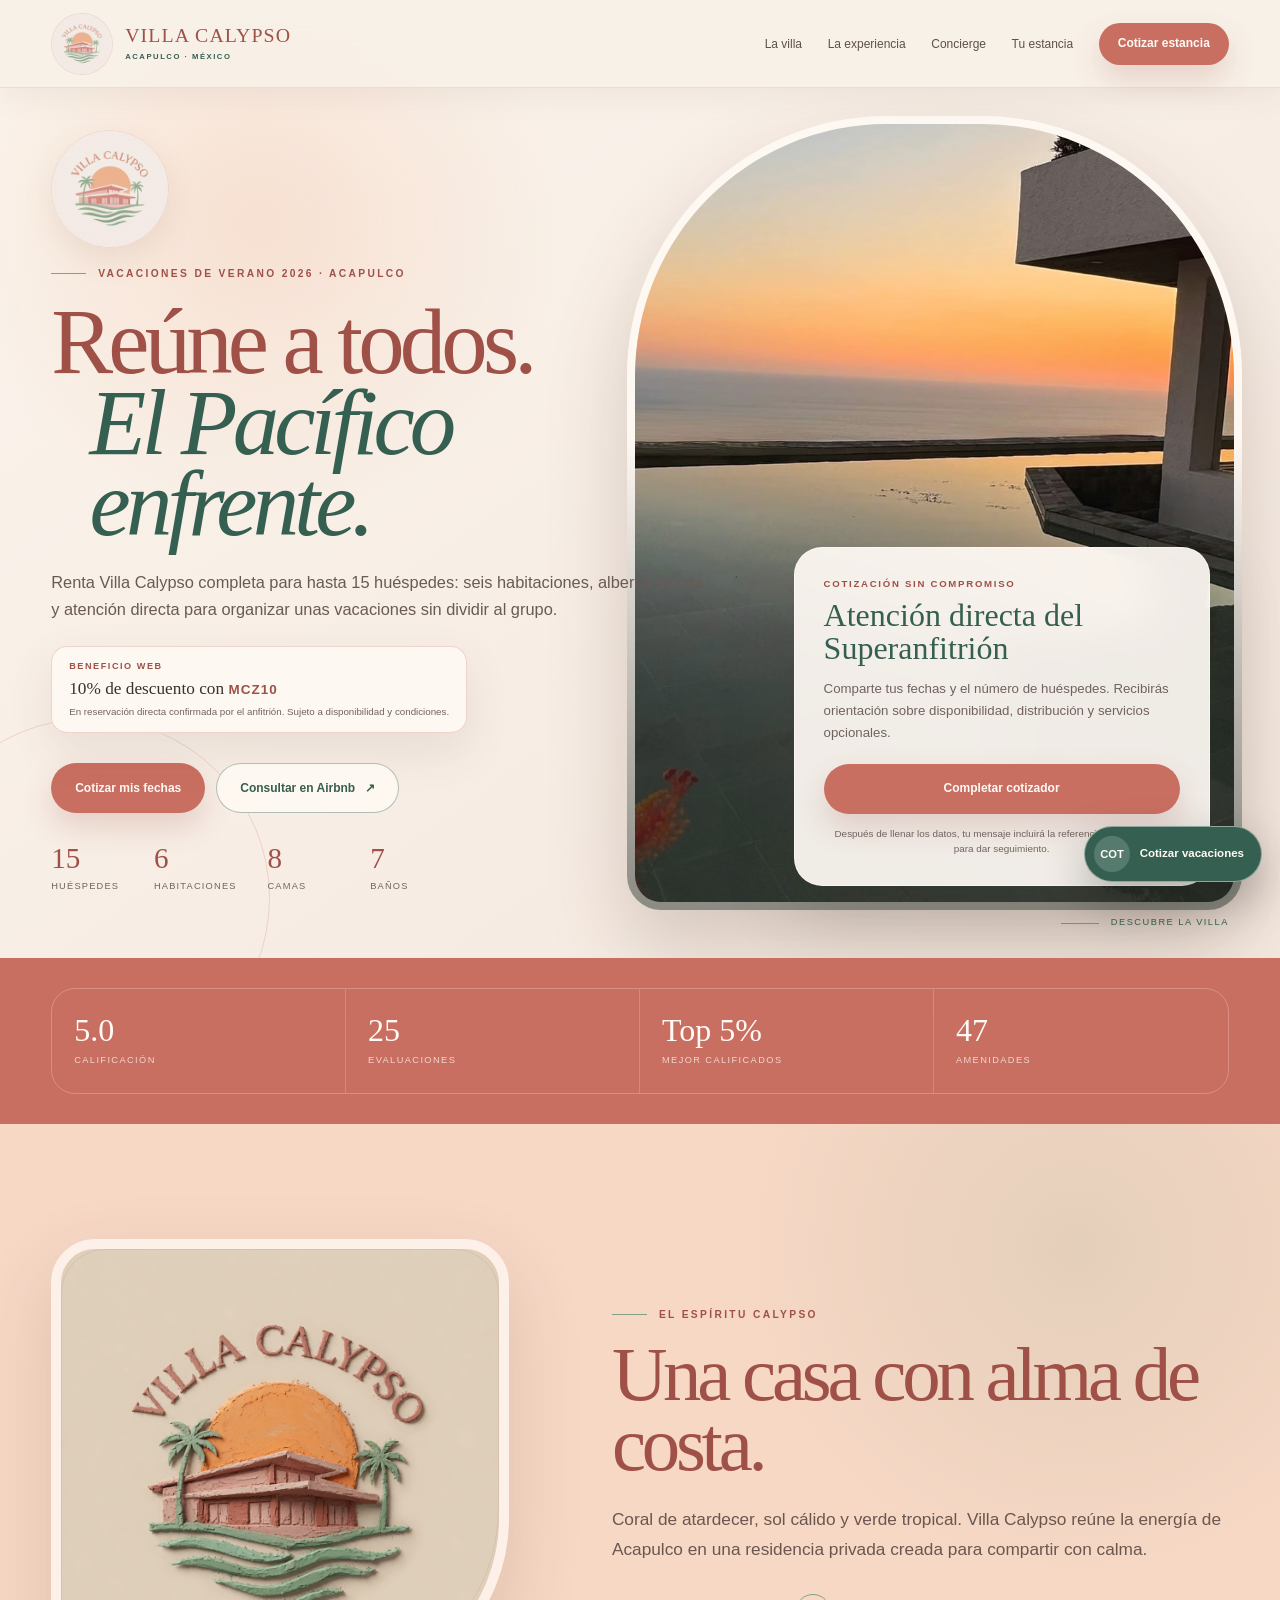
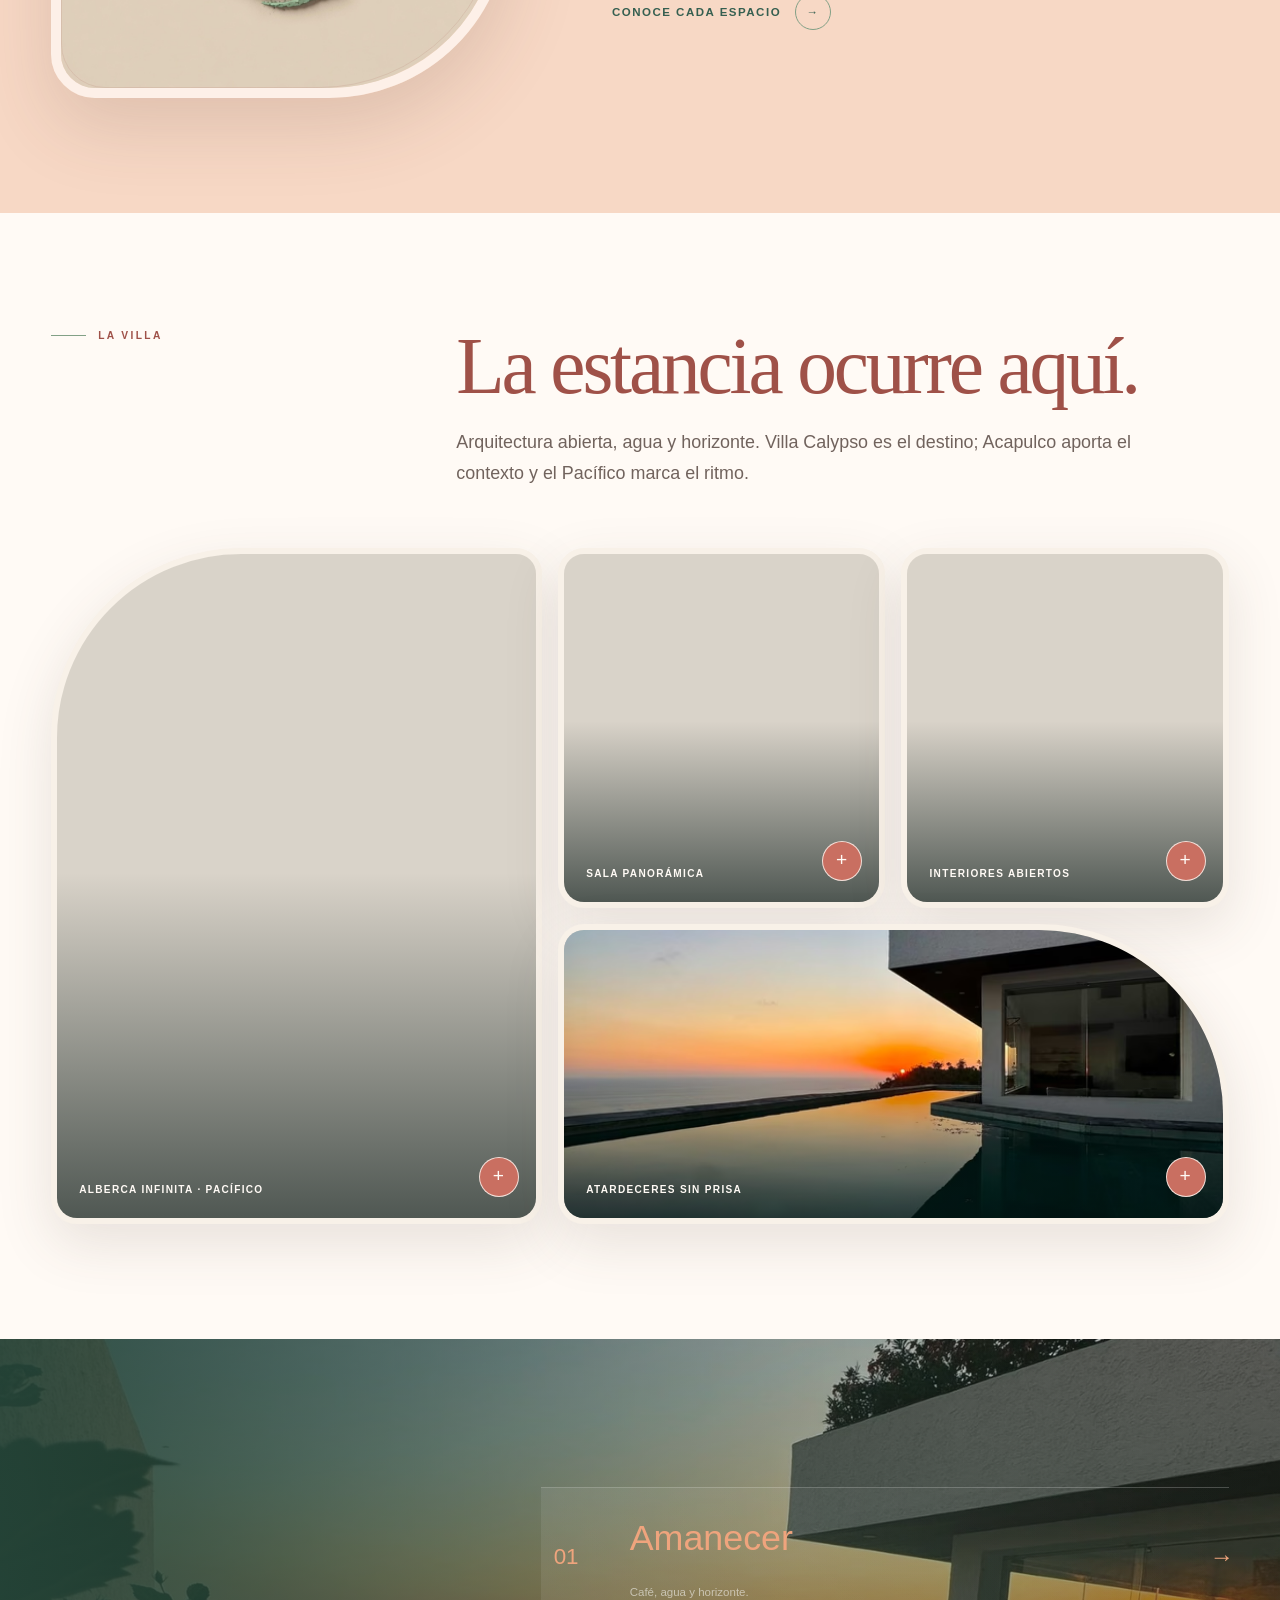
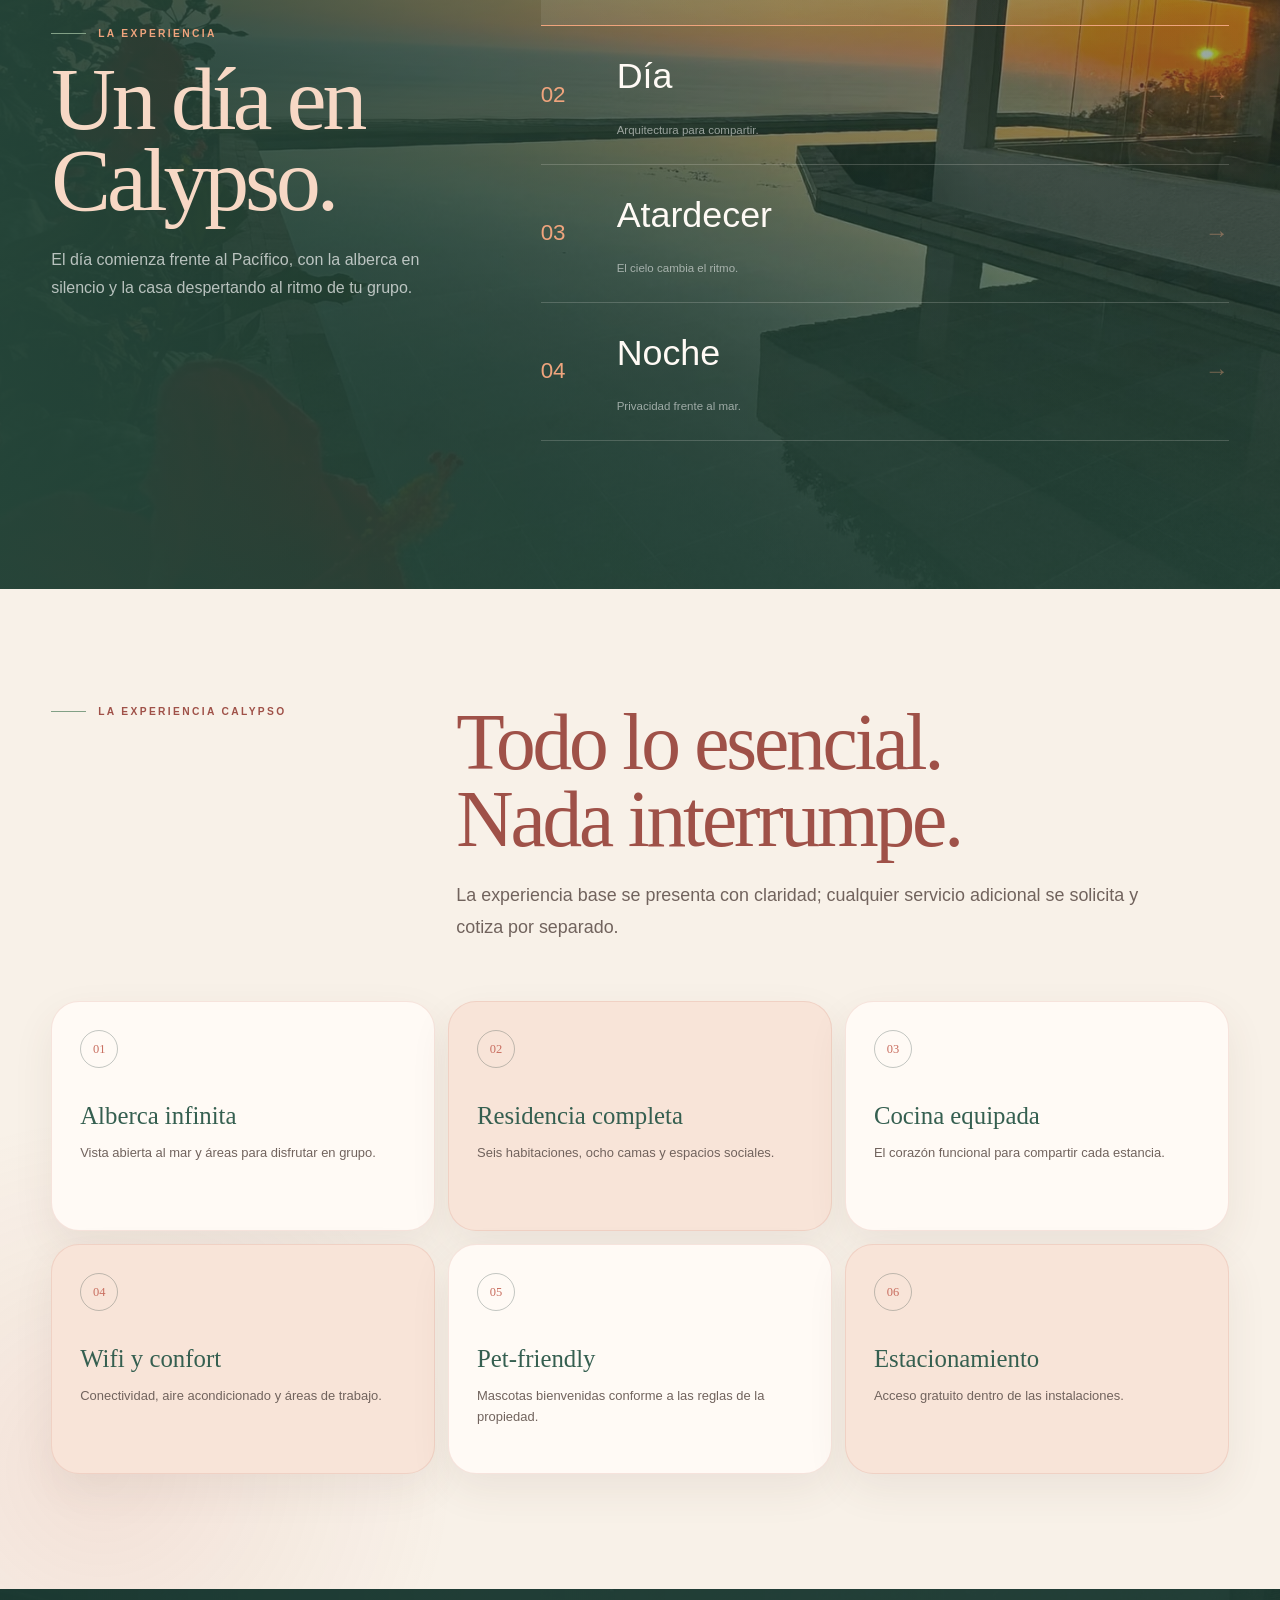
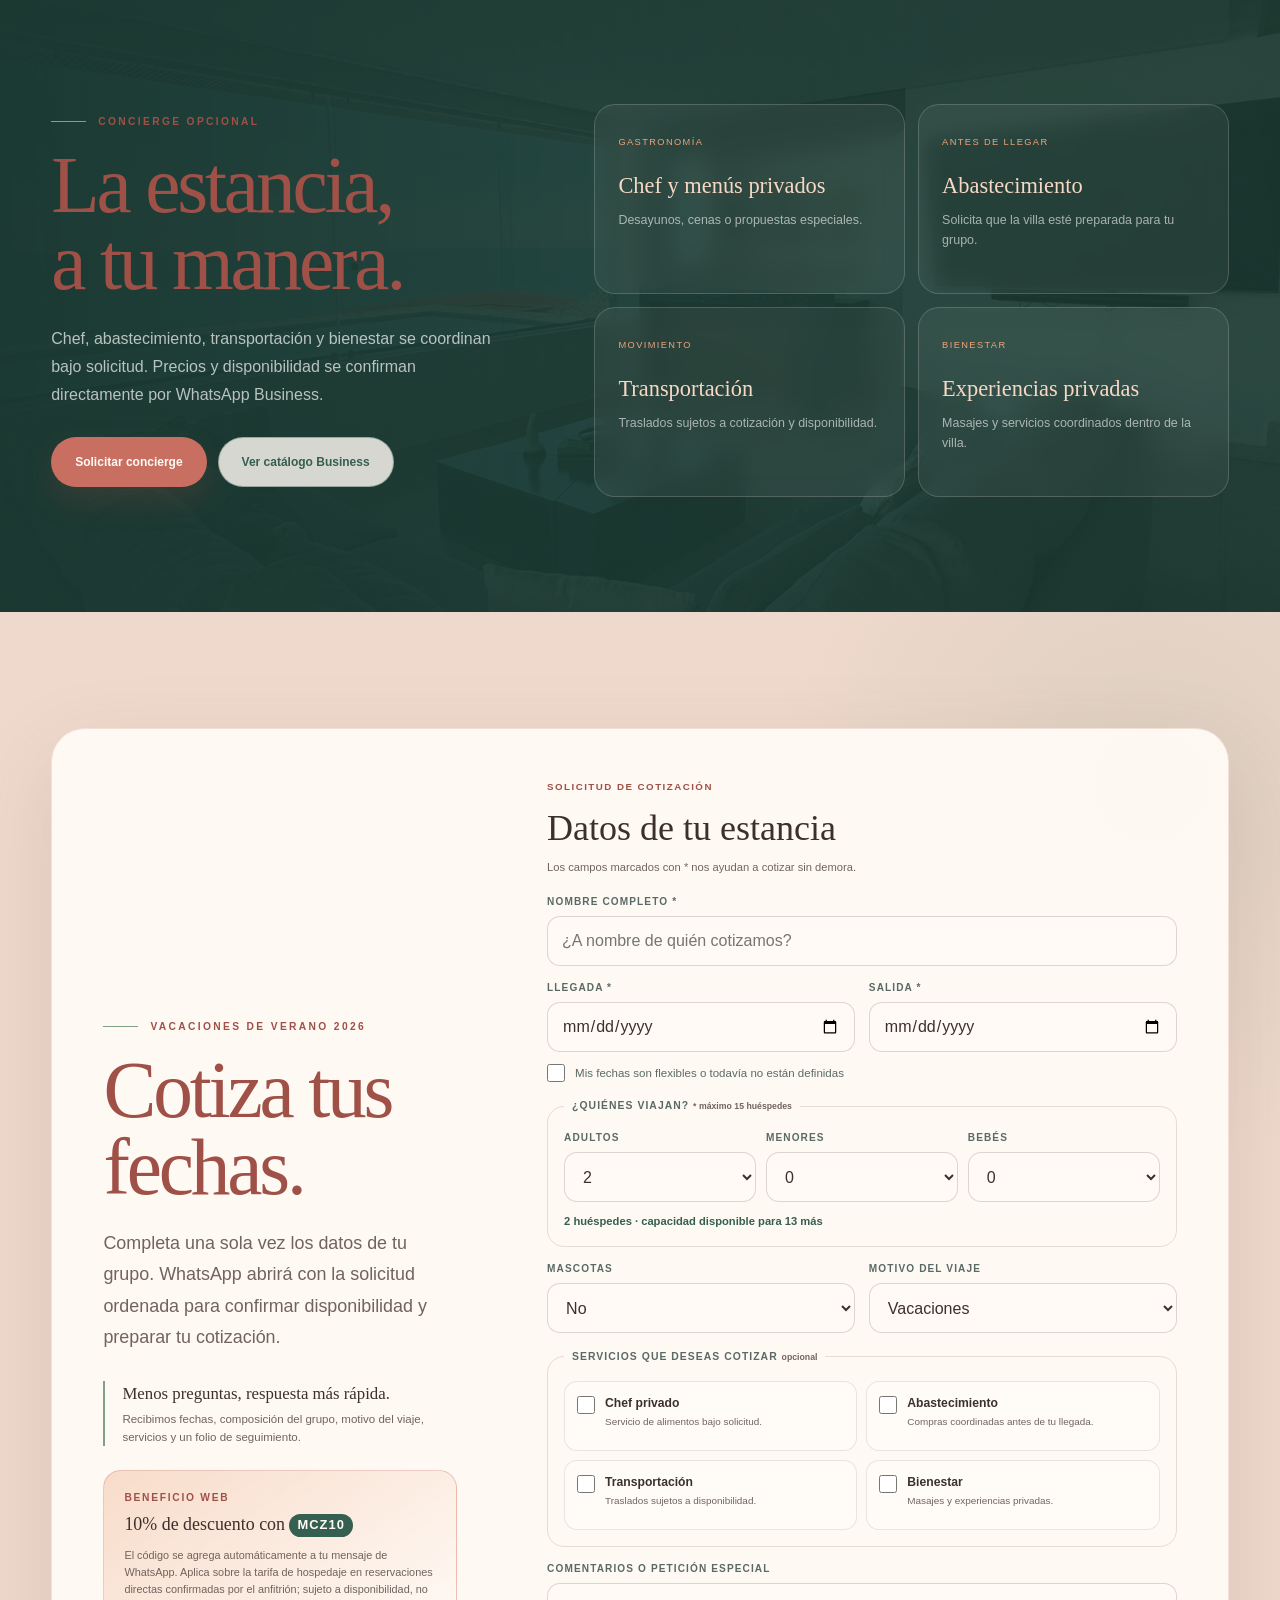
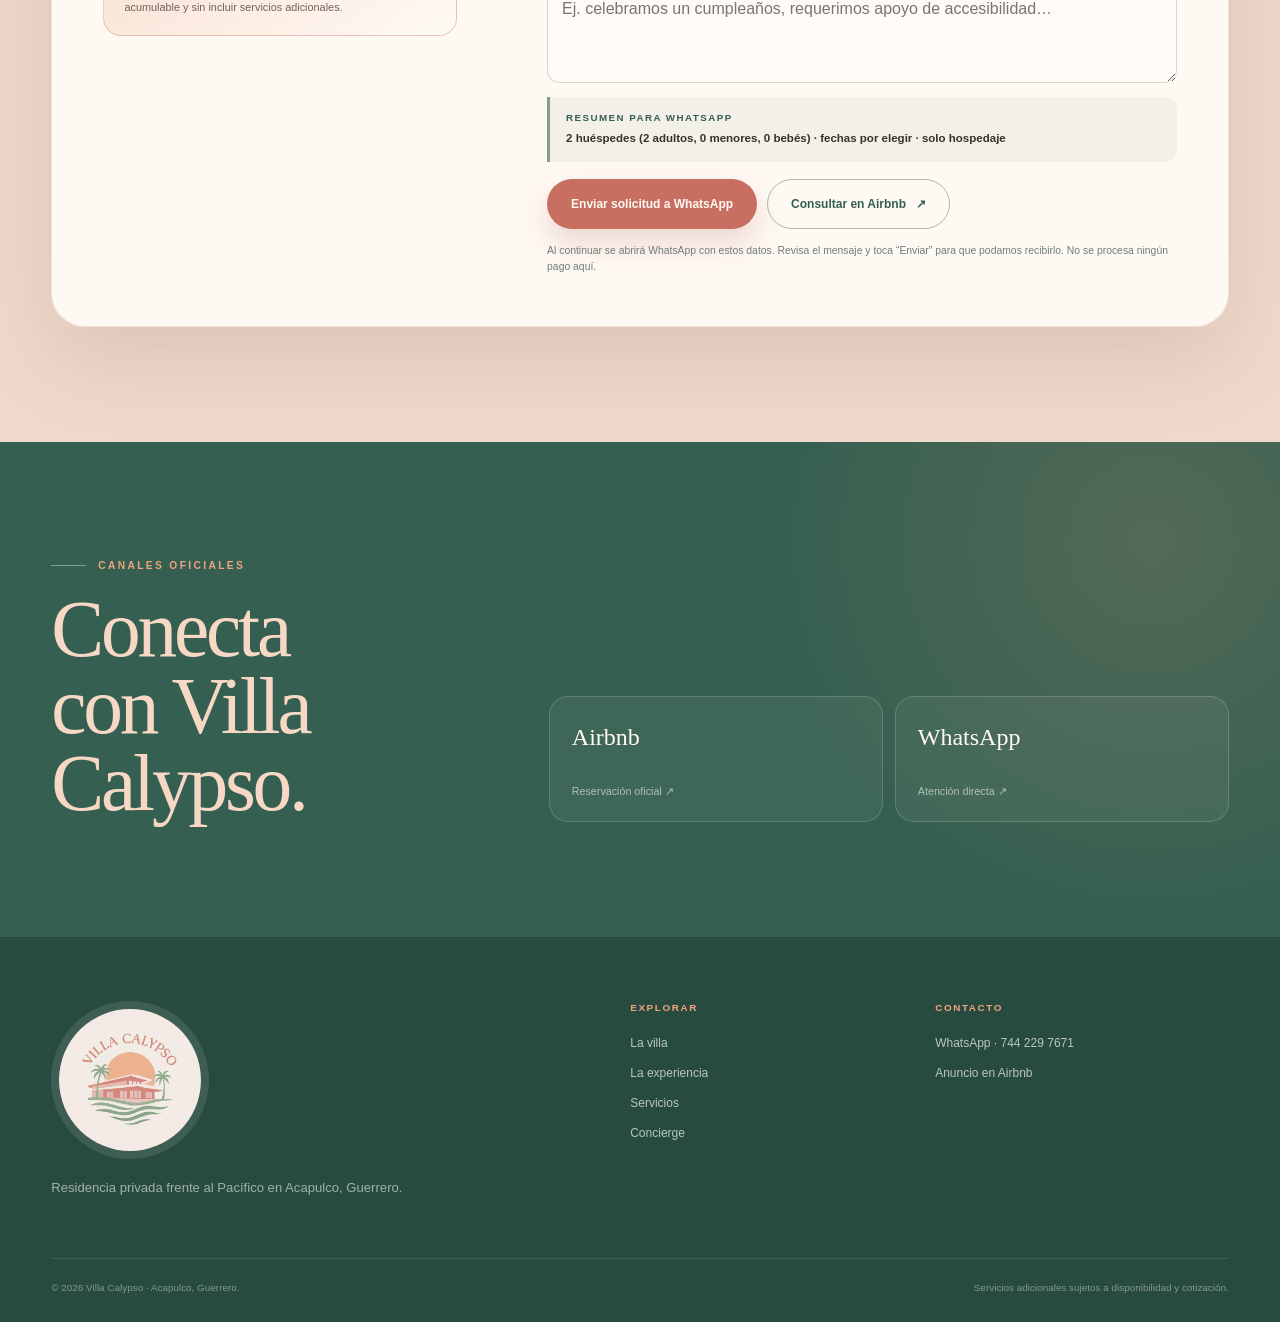
<file: index.html>
<!doctype html>
<html lang="es-MX">
<head>
  <meta charset="utf-8">
  <meta name="viewport" content="width=device-width, initial-scale=1, viewport-fit=cover">
  <meta name="theme-color" content="#355f50">
  <meta name="color-scheme" content="light">
  <meta name="robots" content="index, follow, max-image-preview:large">
  <meta name="description" content="Renta Villa Calypso completa frente al mar en Acapulco para hasta 15 huéspedes. Cotiza tus vacaciones por WhatsApp o consulta disponibilidad en Airbnb.">
  <title>Renta vacacional en Acapulco | Villa Calypso</title>

  <link rel="canonical" href="https://villacalypso.mx/">
  <link rel="manifest" href="./site.webmanifest">
  <link rel="icon" href="./assets/brand/icon-32.png" sizes="32x32" type="image/png">
  <link rel="apple-touch-icon" href="./assets/brand/icon-192.png">
  <link rel="preload" href="./assets/brand/logo-official-flat.jpg" as="image" type="image/jpeg">
  <link rel="preload" href="./assets/images/optimized/villa-hero-desktop-1920.avif" as="image" type="image/avif" media="(min-width: 681px)" fetchpriority="high">
  <link rel="preload" href="./assets/images/optimized/villa-hero-mobile-900.avif" as="image" type="image/avif" media="(max-width: 680px)" fetchpriority="high">
  <link rel="stylesheet" href="./assets/css/site.css">

  <meta property="og:locale" content="es_MX">
  <meta property="og:type" content="website">
  <meta property="og:site_name" content="Villa Calypso">
  <meta property="og:title" content="Vacaciones frente al Pacífico | Villa Calypso Acapulco">
  <meta property="og:description" content="Renta la villa completa para hasta 15 huéspedes. Seis habitaciones, alberca infinita y atención directa del Superanfitrión.">
  <meta property="og:url" content="https://villacalypso.mx/">
  <meta property="og:image" content="https://villacalypso.mx/assets/brand/social-card-official.jpg">
  <meta property="og:image:width" content="1200">
  <meta property="og:image:height" content="630">
  <meta property="og:image:alt" content="Alberca y vista al Pacífico en Villa Calypso, Acapulco">
  <meta name="twitter:card" content="summary_large_image">
  <meta name="twitter:title" content="Vacaciones en Villa Calypso Acapulco">
  <meta name="twitter:description" content="Renta la villa completa frente al mar para hasta 15 huéspedes.">
  <meta name="twitter:image" content="https://villacalypso.mx/assets/brand/social-card-official.jpg">

  <script type="application/ld+json">
  {
    "@context": "https://schema.org",
    "@type": "VacationRental",
    "name": "Villa Calypso",
    "description": "Renta vacacional de una residencia privada completa frente al mar en Acapulco para hasta 15 huéspedes, con seis habitaciones, alberca y atención del Superanfitrión.",
    "url": "https://villacalypso.mx/",
    "sameAs": ["https://www.airbnb.mx/rooms/1324968381846668643"],
    "telephone": "+52 744 229 7671",
    "image": [
      "https://villacalypso.mx/assets/images/optimized/villa-pool-wide-1920.webp",
      "https://villacalypso.mx/assets/images/optimized/villa-lounge-wide-1920.webp",
      "https://villacalypso.mx/assets/images/optimized/villa-sunset-wide-1920.webp"
    ],
    "address": {
      "@type": "PostalAddress",
      "addressLocality": "Acapulco de Juárez",
      "addressRegion": "Guerrero",
      "addressCountry": "MX"
    },
    "occupancy": {
      "@type": "QuantitativeValue",
      "maxValue": 15
    },
    "numberOfBedrooms": 6,
    "petsAllowed": true
  }
  </script>
  <script>document.documentElement.classList.add('js');</script>
  <script src="./assets/js/config.js" defer></script>
  <script src="./assets/js/site.js" defer></script>
</head>
<body>
  <a class="skip-link" href="#contenido">Ir al contenido</a>

  <header class="site-header" id="siteHeader">
    <a class="brand" href="#inicio" aria-label="Villa Calypso, volver al inicio">
      <span class="brand__seal"><img src="./assets/brand/logo-official-flat.jpg" width="1024" height="1024" alt=""></span>
      <span class="brand__wordmark">Villa Calypso<small>Acapulco · México</small></span>
    </a>
    <nav class="desktop-nav" aria-label="Navegación principal">
      <a href="#villa">La villa</a>
      <a href="#experiencia">La experiencia</a>
      <a href="#concierge">Concierge</a>
      <a href="#estancia">Tu estancia</a>
      <a class="button button--gold button--compact js-quote" href="#estancia">Cotizar estancia</a>
    </nav>
    <button class="menu-button" id="menuOpen" type="button" aria-expanded="false" aria-controls="mobileMenu" aria-label="Abrir menú">
      <span></span><span></span>
    </button>
  </header>

  <div class="menu-shell" id="menuShell" hidden>
    <button class="menu-backdrop" type="button" tabindex="-1" aria-label="Cerrar menú"></button>
    <aside class="mobile-menu" id="mobileMenu" role="dialog" aria-modal="true" aria-labelledby="mobileMenuTitle">
      <div class="mobile-menu__head">
        <div class="mobile-menu__brand"><img src="./assets/brand/logo-official-flat.jpg" width="1024" height="1024" alt="Villa Calypso"><span>Villa Calypso<small>Acapulco · México</small></span></div>
        <button class="icon-button" id="menuClose" type="button" aria-label="Cerrar menú">×</button>
      </div>
      <p class="mobile-menu__label" id="mobileMenuTitle">Explorar Villa Calypso</p>
      <nav aria-label="Navegación móvil">
        <a href="#villa">La villa</a>
        <a href="#experiencia">Un día en Calypso</a>
        <a href="#servicios">Servicios incluidos</a>
        <a href="#concierge">Concierge opcional</a>
        <a href="#estancia">Consultar estancia</a>
      </nav>
      <a class="button button--gold js-quote" href="#estancia">Completar cotizador</a>
      <a class="button button--outline js-airbnb" href="https://www.airbnb.mx/rooms/1324968381846668643" target="_blank" rel="noopener noreferrer">Consultar en Airbnb</a>
    </aside>
  </div>

  <main id="contenido">
    <section class="hero" id="inicio" aria-labelledby="heroTitle">
      <picture class="hero__poster" aria-hidden="true">
        <source media="(max-width: 680px)" type="image/avif" srcset="./assets/images/optimized/villa-hero-mobile-900.avif">
        <source media="(max-width: 680px)" type="image/webp" srcset="./assets/images/optimized/villa-hero-mobile-900.webp">
        <source type="image/avif" srcset="./assets/images/optimized/villa-hero-desktop-1920.avif">
        <source type="image/webp" srcset="./assets/images/optimized/villa-hero-desktop-1920.webp">
        <img src="./assets/images/optimized/villa-hero-desktop-1920.jpg" width="1920" height="1080" alt="" fetchpriority="high">
      </picture>
      <div class="hero__shade"></div>
      <div class="hero__content">
        <div class="hero__copy">
          <img class="hero__brand-seal" src="./assets/brand/logo-official-flat.jpg" width="1024" height="1024" alt="Emblema oficial de Villa Calypso">
          <p class="eyebrow">Vacaciones de verano 2026 · Acapulco</p>
          <h1 id="heroTitle" tabindex="-1">Reúne a todos. <em>El Pacífico enfrente.</em></h1>
          <p class="hero__lead">Renta Villa Calypso completa para hasta 15 huéspedes: seis habitaciones, alberca infinita y atención directa para organizar unas vacaciones sin dividir al grupo.</p>
          <div class="hero-offer" aria-label="Beneficio de la campaña Vacaciones de verano 2026">
            <span>Beneficio web</span>
            <strong>10% de descuento con <b>MCZ10</b></strong>
            <small>En reservación directa confirmada por el anfitrión. Sujeto a disponibilidad y condiciones.</small>
          </div>
          <div class="button-row">
            <a class="button button--gold js-quote" href="#estancia">Cotizar mis fechas</a>
            <a class="button button--glass js-airbnb" href="https://www.airbnb.mx/rooms/1324968381846668643" target="_blank" rel="noopener noreferrer">Consultar en Airbnb <span aria-hidden="true">↗</span></a>
          </div>
          <dl class="hero-facts" aria-label="Capacidad de Villa Calypso">
            <div><dt>15</dt><dd>huéspedes</dd></div>
            <div><dt>6</dt><dd>habitaciones</dd></div>
            <div><dt>8</dt><dd>camas</dd></div>
            <div><dt>7</dt><dd>baños</dd></div>
          </dl>
        </div>
        <aside class="host-card">
          <p class="host-card__kicker">Cotización sin compromiso</p>
          <h2>Atención directa del Superanfitrión</h2>
          <p>Comparte tus fechas y el número de huéspedes. Recibirás orientación sobre disponibilidad, distribución y servicios opcionales.</p>
          <a class="button button--gold js-quote" href="#estancia">Completar cotizador</a>
          <small>Después de llenar los datos, tu mensaje incluirá la referencia MCZ y un folio para dar seguimiento.</small>
        </aside>
      </div>
      <div class="hero__scroll" aria-hidden="true"><span></span>Descubre la villa</div>
    </section>

    <section class="trust-strip" aria-label="Datos verificados del anuncio en Airbnb">
      <div class="trust-strip__grid">
        <div><strong>5.0</strong><span>calificación</span></div>
        <div><strong>25</strong><span>evaluaciones</span></div>
        <div><strong>Top 5%</strong><span>mejor calificados</span></div>
        <div><strong>47</strong><span>amenidades</span></div>
      </div>
    </section>

    <section class="brand-story" aria-labelledby="brandStoryTitle">
      <div class="container brand-story__inner">
        <figure class="brand-story__mark reveal">
          <img src="./assets/brand/logo-official-textured.jpg" width="1024" height="1024" alt="Emblema texturizado oficial de Villa Calypso" loading="lazy">
        </figure>
        <div class="brand-story__copy">
          <p class="eyebrow reveal">El espíritu Calypso</p>
          <h2 id="brandStoryTitle" class="reveal">Una casa con alma de costa.</h2>
          <p class="reveal">Coral de atardecer, sol cálido y verde tropical. Villa Calypso reúne la energía de Acapulco en una residencia privada creada para compartir con calma.</p>
          <a class="text-link reveal" href="#villa">Conoce cada espacio <span aria-hidden="true">→</span></a>
        </div>
      </div>
    </section>

    <section class="section villa-section" id="villa" aria-labelledby="villaTitle">
      <div class="container">
        <div class="section-heading">
          <p class="eyebrow reveal">La villa</p>
          <div>
            <h2 id="villaTitle" class="reveal">La estancia ocurre aquí.</h2>
            <p class="section-intro reveal">Arquitectura abierta, agua y horizonte. Villa Calypso es el destino; Acapulco aporta el contexto y el Pacífico marca el ritmo.</p>
          </div>
        </div>

        <div class="gallery gallery--editorial" aria-label="Galería de Villa Calypso">
          <button class="gallery-card gallery-card--main reveal" type="button" data-gallery-index="0" aria-label="Ampliar: alberca infinita frente al Pacífico">
            <picture>
              <source type="image/avif" srcset="./assets/images/optimized/villa-pool-wide-640.avif 640w, ./assets/images/optimized/villa-pool-wide-1024.avif 1024w, ./assets/images/optimized/villa-pool-wide-1600.avif 1600w, ./assets/images/optimized/villa-pool-wide-1920.avif 1920w" sizes="(max-width: 760px) 100vw, 46vw">
              <source type="image/webp" srcset="./assets/images/optimized/villa-pool-wide-640.webp 640w, ./assets/images/optimized/villa-pool-wide-1024.webp 1024w, ./assets/images/optimized/villa-pool-wide-1600.webp 1600w, ./assets/images/optimized/villa-pool-wide-1920.webp 1920w" sizes="(max-width: 760px) 100vw, 46vw">
              <img src="./assets/images/optimized/villa-pool-wide-1920.webp" width="1920" height="2560" alt="Alberca infinita de Villa Calypso frente al Pacífico durante la hora dorada" decoding="async">
            </picture>
            <span class="gallery-card__caption">Alberca infinita · Pacífico</span>
            <span class="gallery-card__action" aria-hidden="true">+</span>
          </button>
          <button class="gallery-card reveal" type="button" data-gallery-index="1" aria-label="Ampliar: sala panorámica de Villa Calypso">
            <picture>
              <source type="image/avif" srcset="./assets/images/optimized/villa-lounge-wide-640.avif 640w, ./assets/images/optimized/villa-lounge-wide-1024.avif 1024w, ./assets/images/optimized/villa-lounge-wide-1600.avif 1600w" sizes="(max-width: 760px) 100vw, 25vw">
              <source type="image/webp" srcset="./assets/images/optimized/villa-lounge-wide-640.webp 640w, ./assets/images/optimized/villa-lounge-wide-1024.webp 1024w, ./assets/images/optimized/villa-lounge-wide-1600.webp 1600w" sizes="(max-width: 760px) 100vw, 25vw">
              <img src="./assets/images/optimized/villa-lounge-wide-1920.webp" width="1920" height="2560" alt="Sala panorámica de Villa Calypso con vista al mar" loading="lazy" decoding="async">
            </picture>
            <span class="gallery-card__caption">Sala panorámica</span>
            <span class="gallery-card__action" aria-hidden="true">+</span>
          </button>
          <button class="gallery-card reveal" type="button" data-gallery-index="2" aria-label="Ampliar: interiores frente al Pacífico">
            <picture>
              <source type="image/avif" srcset="./assets/images/optimized/villa-interior-wide-640.avif 640w, ./assets/images/optimized/villa-interior-wide-1024.avif 1024w, ./assets/images/optimized/villa-interior-wide-1600.avif 1600w" sizes="(max-width: 760px) 100vw, 25vw">
              <source type="image/webp" srcset="./assets/images/optimized/villa-interior-wide-640.webp 640w, ./assets/images/optimized/villa-interior-wide-1024.webp 1024w, ./assets/images/optimized/villa-interior-wide-1600.webp 1600w" sizes="(max-width: 760px) 100vw, 25vw">
              <img src="./assets/images/optimized/villa-interior-wide-1920.webp" width="1920" height="2560" alt="Interior de Villa Calypso abierto hacia el Pacífico" loading="lazy" decoding="async">
            </picture>
            <span class="gallery-card__caption">Interiores abiertos</span>
            <span class="gallery-card__action" aria-hidden="true">+</span>
          </button>
          <button class="gallery-card gallery-card--wide reveal" type="button" data-gallery-index="3" aria-label="Ampliar: atardecer desde Villa Calypso">
            <picture>
              <source type="image/avif" srcset="./assets/images/optimized/villa-sunset-wide-640.avif 640w, ./assets/images/optimized/villa-sunset-wide-1024.avif 1024w, ./assets/images/optimized/villa-sunset-wide-1600.avif 1600w, ./assets/images/optimized/villa-sunset-wide-1920.avif 1920w" sizes="(max-width: 760px) 100vw, 50vw">
              <source type="image/webp" srcset="./assets/images/optimized/villa-sunset-wide-640.webp 640w, ./assets/images/optimized/villa-sunset-wide-1024.webp 1024w, ./assets/images/optimized/villa-sunset-wide-1600.webp 1600w, ./assets/images/optimized/villa-sunset-wide-1920.webp 1920w" sizes="(max-width: 760px) 100vw, 50vw">
              <img src="./assets/images/optimized/villa-sunset-wide-1920.webp" width="1920" height="2560" alt="Atardecer reflejado en la alberca de Villa Calypso" loading="lazy" decoding="async">
            </picture>
            <span class="gallery-card__caption">Atardeceres sin prisa</span>
            <span class="gallery-card__action" aria-hidden="true">+</span>
          </button>
        </div>
      </div>
    </section>

    <section class="journey-section" id="experiencia" aria-labelledby="journeyTitle">
      <div class="journey-stage" aria-hidden="true">
        <picture class="journey-slide is-active" data-journey-slide="0">
          <source type="image/avif" srcset="./assets/images/optimized/villa-pool-wide-1024.avif 1024w, ./assets/images/optimized/villa-pool-wide-1600.avif 1600w, ./assets/images/optimized/villa-pool-wide-1920.avif 1920w" sizes="100vw">
          <img src="./assets/images/optimized/villa-pool-wide-1920.webp" width="1920" height="2560" alt="" loading="lazy">
        </picture>
        <picture class="journey-slide" data-journey-slide="1">
          <source type="image/avif" srcset="./assets/images/optimized/villa-lounge-wide-1024.avif 1024w, ./assets/images/optimized/villa-lounge-wide-1600.avif 1600w, ./assets/images/optimized/villa-lounge-wide-1920.avif 1920w" sizes="100vw">
          <img src="./assets/images/optimized/villa-lounge-wide-1920.webp" width="1920" height="2560" alt="" loading="lazy">
        </picture>
        <picture class="journey-slide" data-journey-slide="2">
          <source type="image/avif" srcset="./assets/images/optimized/villa-sunset-wide-1024.avif 1024w, ./assets/images/optimized/villa-sunset-wide-1600.avif 1600w, ./assets/images/optimized/villa-sunset-wide-1920.avif 1920w" sizes="100vw">
          <img src="./assets/images/optimized/villa-sunset-wide-1920.webp" width="1920" height="2560" alt="" loading="lazy">
        </picture>
        <picture class="journey-slide" data-journey-slide="3">
          <source type="image/avif" srcset="./assets/images/optimized/villa-interior-wide-1024.avif 1024w, ./assets/images/optimized/villa-interior-wide-1600.avif 1600w, ./assets/images/optimized/villa-interior-wide-1920.avif 1920w" sizes="100vw">
          <img src="./assets/images/optimized/villa-interior-wide-1920.webp" width="1920" height="2560" alt="" loading="lazy">
        </picture>
      </div>
      <div class="journey-shade" aria-hidden="true"></div>
      <div class="container journey-inner">
        <div class="journey-copy reveal">
          <p class="eyebrow">La experiencia</p>
          <h2 id="journeyTitle">Un día en Calypso.</h2>
          <p id="journeyCopy" aria-live="polite">El día comienza frente al Pacífico, con la alberca en silencio y la casa despertando al ritmo de tu grupo.</p>
        </div>
        <div class="journey-tabs" role="tablist" aria-label="Momentos de una estancia en Villa Calypso">
          <button class="journey-tab is-active" type="button" role="tab" aria-selected="true" data-journey-index="0" data-journey-copy="El día comienza frente al Pacífico, con la alberca en silencio y la casa despertando al ritmo de tu grupo."><span>01</span><strong>Amanecer</strong><small>Café, agua y horizonte.</small><b aria-hidden="true">→</b></button>
          <button class="journey-tab" type="button" role="tab" aria-selected="false" data-journey-index="1" data-journey-copy="Los interiores abiertos permiten compartir sin perder la vista, la luz natural ni la sensación de amplitud."><span>02</span><strong>Día</strong><small>Arquitectura para compartir.</small><b aria-hidden="true">→</b></button>
          <button class="journey-tab" type="button" role="tab" aria-selected="false" data-journey-index="2" data-journey-copy="Cuando cae el sol, la villa se convierte en un mirador privado sobre el Pacífico."><span>03</span><strong>Atardecer</strong><small>El cielo cambia el ritmo.</small><b aria-hidden="true">→</b></button>
          <button class="journey-tab" type="button" role="tab" aria-selected="false" data-journey-index="3" data-journey-copy="La noche permanece dentro de la villa: conversación, privacidad y el mar como fondo."><span>04</span><strong>Noche</strong><small>Privacidad frente al mar.</small><b aria-hidden="true">→</b></button>
        </div>
      </div>
    </section>

    <section class="section services-section" id="servicios" aria-labelledby="servicesTitle">
      <div class="container">
        <div class="section-heading">
          <p class="eyebrow reveal">La experiencia Calypso</p>
          <div>
            <h2 id="servicesTitle" class="reveal">Todo lo esencial. Nada interrumpe.</h2>
            <p class="section-intro reveal">La experiencia base se presenta con claridad; cualquier servicio adicional se solicita y cotiza por separado.</p>
          </div>
        </div>
        <div class="service-grid">
          <article class="service-card reveal"><span>01</span><h3>Alberca infinita</h3><p>Vista abierta al mar y áreas para disfrutar en grupo.</p></article>
          <article class="service-card reveal"><span>02</span><h3>Residencia completa</h3><p>Seis habitaciones, ocho camas y espacios sociales.</p></article>
          <article class="service-card reveal"><span>03</span><h3>Cocina equipada</h3><p>El corazón funcional para compartir cada estancia.</p></article>
          <article class="service-card reveal"><span>04</span><h3>Wifi y confort</h3><p>Conectividad, aire acondicionado y áreas de trabajo.</p></article>
          <article class="service-card reveal"><span>05</span><h3>Pet-friendly</h3><p>Mascotas bienvenidas conforme a las reglas de la propiedad.</p></article>
          <article class="service-card reveal"><span>06</span><h3>Estacionamiento</h3><p>Acceso gratuito dentro de las instalaciones.</p></article>
        </div>
      </div>
    </section>

    <section class="section concierge-section" id="concierge" aria-labelledby="conciergeTitle">
      <div class="concierge-section__media" aria-hidden="true"></div>
      <div class="container concierge-grid">
        <div class="concierge-copy">
          <p class="eyebrow reveal">Concierge opcional</p>
          <h2 id="conciergeTitle" class="reveal">La estancia, a tu manera.</h2>
          <p class="reveal">Chef, abastecimiento, transportación y bienestar se coordinan bajo solicitud. Precios y disponibilidad se confirman directamente por WhatsApp Business.</p>
          <div class="button-row reveal">
            <a class="button button--gold js-whatsapp" data-intent="servicios de concierge" href="https://wa.me/527442297671" target="_blank" rel="noopener noreferrer">Solicitar concierge</a>
            <a class="button button--glass" id="catalogLink" href="https://wa.me/c/527442297671" target="_blank" rel="noopener noreferrer">Ver catálogo Business</a>
          </div>
        </div>
        <div class="concierge-list">
          <article class="reveal"><span>Gastronomía</span><h3>Chef y menús privados</h3><p>Desayunos, cenas o propuestas especiales.</p></article>
          <article class="reveal"><span>Antes de llegar</span><h3>Abastecimiento</h3><p>Solicita que la villa esté preparada para tu grupo.</p></article>
          <article class="reveal"><span>Movimiento</span><h3>Transportación</h3><p>Traslados sujetos a cotización y disponibilidad.</p></article>
          <article class="reveal"><span>Bienestar</span><h3>Experiencias privadas</h3><p>Masajes y servicios coordinados dentro de la villa.</p></article>
        </div>
      </div>
    </section>

    <section class="section booking-section" id="estancia" aria-labelledby="bookingTitle">
      <div class="container booking-card">
        <div class="booking-card__intro">
          <p class="eyebrow reveal">Vacaciones de verano 2026</p>
          <h2 id="bookingTitle" class="reveal">Cotiza tus fechas.</h2>
          <p class="section-intro reveal">Completa una sola vez los datos de tu grupo. WhatsApp abrirá con la solicitud ordenada para confirmar disponibilidad y preparar tu cotización.</p>
          <div class="channel-note reveal">
            <strong>Menos preguntas, respuesta más rápida.</strong>
            <span>Recibimos fechas, composición del grupo, motivo del viaje, servicios y un folio de seguimiento.</span>
          </div>
          <div class="web-benefit reveal" aria-label="Beneficio exclusivo de reservación directa">
            <span class="web-benefit__label">Beneficio web</span>
            <strong>10% de descuento con <span class="promo-code">MCZ10</span></strong>
            <p>El código se agrega automáticamente a tu mensaje de WhatsApp. Aplica sobre la tarifa de hospedaje en reservaciones directas confirmadas por el anfitrión; sujeto a disponibilidad, no acumulable y sin incluir servicios adicionales.</p>
          </div>
        </div>
        <form class="booking-form" id="bookingForm" novalidate>
          <div class="quote-heading field--full">
            <span>Solicitud de cotización</span>
            <h3>Datos de tu estancia</h3>
            <p>Los campos marcados con * nos ayudan a cotizar sin demora.</p>
          </div>
          <div class="field field--full">
            <label for="guestName">Nombre completo *</label>
            <input id="guestName" name="guestName" type="text" autocomplete="name" maxlength="80" placeholder="¿A nombre de quién cotizamos?" required>
          </div>
          <div class="field">
            <label for="checkin">Llegada *</label>
            <input id="checkin" name="checkin" type="date">
          </div>
          <div class="field">
            <label for="checkout">Salida *</label>
            <input id="checkout" name="checkout" type="date">
          </div>
          <label class="inline-check field--full" for="flexibleDates">
            <input id="flexibleDates" name="flexibleDates" type="checkbox">
            <span>Mis fechas son flexibles o todavía no están definidas</span>
          </label>
          <fieldset class="quote-group field--full">
            <legend>¿Quiénes viajan? <span>* máximo 15 huéspedes</span></legend>
            <div class="guest-fields">
              <div class="field">
                <label for="adults">Adultos</label>
                <select id="adults" name="adults">
                  <option value="1">1</option><option value="2" selected>2</option><option value="3">3</option><option value="4">4</option><option value="5">5</option><option value="6">6</option><option value="7">7</option><option value="8">8</option><option value="9">9</option><option value="10">10</option><option value="11">11</option><option value="12">12</option><option value="13">13</option><option value="14">14</option><option value="15">15</option>
                </select>
              </div>
              <div class="field">
                <label for="children">Menores</label>
                <select id="children" name="children">
                  <option value="0" selected>0</option><option value="1">1</option><option value="2">2</option><option value="3">3</option><option value="4">4</option><option value="5">5</option><option value="6">6</option><option value="7">7</option><option value="8">8</option><option value="9">9</option><option value="10">10</option><option value="11">11</option><option value="12">12</option><option value="13">13</option><option value="14">14</option>
                </select>
              </div>
              <div class="field">
                <label for="infants">Bebés</label>
                <select id="infants" name="infants">
                  <option value="0" selected>0</option><option value="1">1</option><option value="2">2</option><option value="3">3</option><option value="4">4</option><option value="5">5</option>
                </select>
              </div>
            </div>
            <p class="guest-total" id="guestTotal" aria-live="polite">2 huéspedes · capacidad disponible para 13 más</p>
          </fieldset>
          <div class="field">
            <label for="pets">Mascotas</label>
            <select id="pets" name="pets">
              <option value="No" selected>No</option><option value="Sí, 1 mascota">Sí, 1 mascota</option><option value="Sí, 2 mascotas">Sí, 2 mascotas</option><option value="Sí, 3 o más mascotas">Sí, 3 o más</option>
            </select>
          </div>
          <div class="field">
            <label for="occasion">Motivo del viaje</label>
            <select id="occasion" name="occasion">
              <option>Vacaciones</option><option>Reunión familiar</option><option>Celebración</option><option>Retiro privado</option><option>Otro</option>
            </select>
          </div>
          <fieldset class="quote-group field--full">
            <legend>Servicios que deseas cotizar <span>opcional</span></legend>
            <div class="service-options">
              <label class="check-option"><input type="checkbox" name="services" value="Chef privado"><span><strong>Chef privado</strong><small>Servicio de alimentos bajo solicitud.</small></span></label>
              <label class="check-option"><input type="checkbox" name="services" value="Abastecimiento previo"><span><strong>Abastecimiento</strong><small>Compras coordinadas antes de tu llegada.</small></span></label>
              <label class="check-option"><input type="checkbox" name="services" value="Transportación"><span><strong>Transportación</strong><small>Traslados sujetos a disponibilidad.</small></span></label>
              <label class="check-option"><input type="checkbox" name="services" value="Masajes o bienestar"><span><strong>Bienestar</strong><small>Masajes y experiencias privadas.</small></span></label>
            </div>
          </fieldset>
          <div class="field field--full">
            <label for="message">Comentarios o petición especial</label>
            <textarea id="message" name="message" rows="3" maxlength="500" placeholder="Ej. celebramos un cumpleaños, requerimos apoyo de accesibilidad…"></textarea>
          </div>
          <div class="quote-summary field--full" id="quoteSummary" aria-live="polite">
            <span>Resumen para WhatsApp</span>
            <strong>2 huéspedes · fechas por elegir · solo hospedaje</strong>
          </div>
          <p class="form-status field--full" id="formStatus" role="alert" aria-live="polite"></p>
          <div class="booking-actions field--full">
            <button class="button button--gold" type="submit" id="bookingWhatsApp">Enviar solicitud a WhatsApp</button>
            <button class="button button--dark-outline" type="button" id="bookingAirbnb">Consultar en Airbnb <span aria-hidden="true">↗</span></button>
          </div>
          <p class="form-note field--full">Al continuar se abrirá WhatsApp con estos datos. Revisa el mensaje y toca “Enviar” para que podamos recibirlo. No se procesa ningún pago aquí.</p>
        </form>
      </div>
    </section>

    <section class="section social-section" id="redes" aria-labelledby="socialTitle">
      <div class="container social-inner">
        <div>
          <p class="eyebrow reveal">Canales oficiales</p>
          <h2 id="socialTitle" class="reveal">Conecta con Villa Calypso.</h2>
        </div>
        <div class="social-links" id="socialLinks">
          <a class="social-link js-airbnb" href="https://www.airbnb.mx/rooms/1324968381846668643" target="_blank" rel="noopener noreferrer"><span>Airbnb</span><small>Reservación oficial ↗</small></a>
          <a class="social-link js-whatsapp" data-intent="conocer más sobre Villa Calypso" href="https://wa.me/527442297671" target="_blank" rel="noopener noreferrer"><span>WhatsApp</span><small>Atención directa ↗</small></a>
          <a class="social-link" id="socialInstagram" hidden><span>Instagram</span><small>Fotos y novedades ↗</small></a>
          <a class="social-link" id="socialFacebook" hidden><span>Facebook</span><small>Comunidad ↗</small></a>
          <a class="social-link" id="socialTiktok" hidden><span>TikTok</span><small>Video y experiencias ↗</small></a>
        </div>
      </div>
    </section>
  </main>

  <footer class="site-footer">
    <div class="container footer-grid">
      <div class="footer-brand">
        <img src="./assets/brand/logo-official-flat.jpg" width="1024" height="1024" alt="Villa Calypso">
        <p>Residencia privada frente al Pacífico en Acapulco, Guerrero.</p>
      </div>
      <div>
        <h2>Explorar</h2>
        <a href="#villa">La villa</a><a href="#experiencia">La experiencia</a><a href="#servicios">Servicios</a><a href="#concierge">Concierge</a>
      </div>
      <div>
        <h2>Contacto</h2>
        <a class="js-whatsapp" data-intent="contactar a Villa Calypso" href="https://wa.me/527442297671" target="_blank" rel="noopener noreferrer">WhatsApp · 744 229 7671</a>
        <a class="js-airbnb" href="https://www.airbnb.mx/rooms/1324968381846668643" target="_blank" rel="noopener noreferrer">Anuncio en Airbnb</a>
      </div>
    </div>
    <div class="container footer-bottom">
      <span>© <span id="currentYear">2026</span> Villa Calypso · Acapulco, Guerrero.</span>
      <span>Servicios adicionales sujetos a disponibilidad y cotización.</span>
    </div>
  </footer>

  <a class="whatsapp-float js-quote" href="#estancia" aria-label="Ir al cotizador de Villa Calypso">
    <span aria-hidden="true">COT</span><strong>Cotizar vacaciones</strong>
  </a>

  <div class="lightbox" id="lightbox" role="dialog" aria-modal="true" aria-labelledby="lightboxTitle" hidden>
    <button class="lightbox__backdrop" type="button" aria-label="Cerrar galería"></button>
    <div class="lightbox__dialog">
      <div class="lightbox__bar">
        <p id="lightboxTitle">Galería Villa Calypso</p>
        <button class="icon-button" id="lightboxClose" type="button" aria-label="Cerrar galería">×</button>
      </div>
      <figure>
        <img id="lightboxImage" src="./assets/images/optimized/villa-pool-wide-1920.webp" width="1920" height="2560" alt="">
        <figcaption id="lightboxCaption"></figcaption>
      </figure>
      <div class="lightbox__controls">
        <button type="button" id="lightboxPrev" aria-label="Imagen anterior">← Anterior</button>
        <span id="lightboxCounter" aria-live="polite"></span>
        <button type="button" id="lightboxNext" aria-label="Imagen siguiente">Siguiente →</button>
      </div>
    </div>
  </div>

  <div class="toast" id="toast" role="status" aria-live="polite"></div>
</body>
</html>
</file>
<file: assets/css/site.css>
:root {
  --deep: #061b19;
  --deep-soft: #0b2b27;
  --ink: #102d2a;
  --gold: #d9b273;
  --gold-light: #f0d39f;
  --sand: #f4efe6;
  --sand-dark: #e9e0d2;
  --white: #ffffff;
  --muted: #5e6f6b;
  --line: rgba(16, 45, 42, 0.14);
  --line-dark: rgba(255, 255, 255, 0.15);
  --shadow: 0 28px 80px rgba(4, 28, 25, 0.18);
  --radius: 28px;
  --ease: cubic-bezier(0.2, 0.75, 0.2, 1);
}

*,
*::before,
*::after {
  box-sizing: border-box;
}

html {
  background: var(--deep);
  scroll-behavior: smooth;
  scroll-padding-top: 88px;
}

body {
  margin: 0;
  overflow-x: hidden;
  background: var(--sand);
  color: var(--ink);
  font-family: Arial, Helvetica, sans-serif;
  font-size: 16px;
  line-height: 1.5;
  text-rendering: optimizeLegibility;
}

body.is-locked {
  overflow: hidden;
  touch-action: none;
}

img,
picture {
  display: block;
  max-width: 100%;
}

button,
input,
select,
textarea {
  color: inherit;
  font: inherit;
}

button,
a {
  -webkit-tap-highlight-color: transparent;
}

button {
  cursor: pointer;
}

a {
  color: inherit;
  text-decoration: none;
}

h1,
h2,
h3,
p {
  overflow-wrap: break-word;
}

h1,
h2,
h3 {
  font-family: Georgia, "Times New Roman", serif;
  font-weight: 400;
}

::selection {
  background: var(--gold);
  color: var(--deep);
}

:focus-visible {
  outline: 3px solid var(--gold-light);
  outline-offset: 4px;
}

[hidden] {
  display: none !important;
}

.skip-link {
  position: fixed;
  z-index: 5000;
  left: 18px;
  top: 14px;
  padding: 12px 16px;
  border-radius: 999px;
  background: var(--white);
  color: var(--deep);
  font-weight: 700;
  transform: translateY(-160%);
  transition: transform 0.2s ease;
}

.skip-link:focus {
  transform: translateY(0);
}

.container {
  width: min(1380px, calc(100% - 8vw));
  margin-inline: auto;
}

.site-header {
  position: fixed;
  z-index: 1200;
  top: 0;
  left: 0;
  right: 0;
  display: flex;
  align-items: center;
  justify-content: space-between;
  min-height: 82px;
  padding: 16px 4vw;
  color: var(--white);
  transition: min-height 0.35s var(--ease), background 0.35s ease, border-color 0.35s ease;
}

.site-header.is-scrolled {
  min-height: 68px;
  background: rgba(5, 28, 25, 0.91);
  border-bottom: 1px solid rgba(255, 255, 255, 0.08);
  box-shadow: 0 12px 35px rgba(0, 0, 0, 0.14);
  backdrop-filter: blur(18px);
}

.brand {
  display: block;
  width: clamp(170px, 17vw, 245px);
}

.brand img {
  width: 100%;
  height: auto;
  filter: drop-shadow(0 5px 16px rgba(0, 0, 0, 0.28));
}

.desktop-nav {
  display: flex;
  align-items: center;
  gap: clamp(16px, 2vw, 30px);
}

.desktop-nav > a:not(.button) {
  position: relative;
  padding-block: 10px;
  color: rgba(255, 255, 255, 0.82);
  font-size: 0.75rem;
}

.desktop-nav > a:not(.button)::after {
  content: "";
  position: absolute;
  left: 0;
  right: 100%;
  bottom: 5px;
  height: 1px;
  background: var(--gold-light);
  transition: right 0.3s var(--ease);
}

.desktop-nav > a:not(.button):hover {
  color: var(--white);
}

.desktop-nav > a:not(.button):hover::after {
  right: 0;
}

.menu-button {
  display: none;
  width: 48px;
  height: 48px;
  padding: 0 13px;
  border: 1px solid rgba(255, 255, 255, 0.28);
  border-radius: 50%;
  background: rgba(255, 255, 255, 0.07);
}

.menu-button span {
  display: block;
  width: 100%;
  height: 1px;
  margin-block: 6px;
  background: var(--white);
}

.menu-shell {
  position: fixed;
  z-index: 2200;
  inset: 0;
}

.menu-backdrop {
  position: absolute;
  inset: 0;
  width: 100%;
  border: 0;
  background: rgba(0, 0, 0, 0.58);
  cursor: default;
  backdrop-filter: blur(5px);
}

.mobile-menu {
  position: absolute;
  top: 0;
  right: 0;
  bottom: 0;
  display: flex;
  flex-direction: column;
  width: min(430px, 91vw);
  padding: 24px;
  overflow-y: auto;
  background: var(--deep);
  color: var(--white);
  box-shadow: -28px 0 70px rgba(0, 0, 0, 0.35);
  animation: menu-in 0.42s var(--ease) both;
}

.mobile-menu__head {
  display: flex;
  align-items: center;
  justify-content: space-between;
  gap: 18px;
}

.mobile-menu__head img {
  width: 190px;
  height: auto;
}

.mobile-menu__label {
  margin: 52px 0 12px;
  color: var(--gold-light);
  font-size: 0.66rem;
  letter-spacing: 0.2em;
  text-transform: uppercase;
}

.mobile-menu nav {
  margin-bottom: 28px;
}

.mobile-menu nav a {
  display: block;
  padding: 17px 4px;
  border-bottom: 1px solid rgba(255, 255, 255, 0.11);
  font-family: Georgia, "Times New Roman", serif;
  font-size: 1.45rem;
}

.mobile-menu > .button {
  margin-top: auto;
}

.icon-button {
  display: inline-grid;
  place-items: center;
  width: 48px;
  height: 48px;
  flex: 0 0 auto;
  border: 1px solid currentColor;
  border-radius: 50%;
  background: transparent;
  color: inherit;
  font-size: 1.9rem;
  line-height: 1;
}

@keyframes menu-in {
  from { transform: translateX(105%); }
  to { transform: translateX(0); }
}

.button {
  display: inline-flex;
  min-height: 50px;
  align-items: center;
  justify-content: center;
  gap: 10px;
  padding: 13px 23px;
  border: 1px solid transparent;
  border-radius: 999px;
  font-size: 0.75rem;
  font-weight: 700;
  line-height: 1.2;
  text-align: center;
  transition: transform 0.3s var(--ease), background 0.3s ease, border-color 0.3s ease, color 0.3s ease;
}

.button:hover {
  transform: translateY(-3px);
}

.button--compact {
  min-height: 42px;
  padding: 10px 18px;
}

.button--gold {
  background: var(--gold);
  color: var(--deep);
  box-shadow: 0 15px 35px rgba(217, 178, 115, 0.18);
}

.button--gold:hover {
  background: var(--gold-light);
}

.button--outline,
.button--glass {
  border-color: rgba(255, 255, 255, 0.38);
  background: rgba(255, 255, 255, 0.06);
  color: var(--white);
  backdrop-filter: blur(12px);
}

.button--outline:hover,
.button--glass:hover {
  border-color: var(--white);
  background: var(--white);
  color: var(--deep);
}

.button--dark-outline {
  border-color: rgba(16, 45, 42, 0.38);
  background: transparent;
  color: var(--deep);
}

.button--dark-outline:hover {
  border-color: var(--deep);
  background: var(--deep);
  color: var(--white);
}

.button-row {
  display: flex;
  flex-wrap: wrap;
  gap: 11px;
}

.hero {
  position: relative;
  min-height: max(760px, 100svh);
  overflow: hidden;
  background: var(--deep);
  color: var(--white);
}

.hero__poster,
.hero__poster img,
.hero__shade {
  position: absolute;
  inset: 0;
  width: 100%;
  height: 100%;
}

.hero__poster img {
  object-fit: cover;
  object-position: center;
}

.hero__poster {
  transform: none;
}

.hero__poster img {
  filter: saturate(1.06) contrast(1.03);
}

.hero__shade {
  z-index: 2;
  background:
    linear-gradient(180deg, rgba(2, 14, 13, 0.28) 0%, rgba(2, 14, 13, 0.15) 38%, rgba(2, 14, 13, 0.9) 100%),
    linear-gradient(90deg, rgba(3, 23, 20, 0.86) 0%, rgba(3, 23, 20, 0.4) 48%, rgba(3, 23, 20, 0.12) 72%);
}

.hero__content {
  position: relative;
  z-index: 3;
  display: grid;
  grid-template-columns: minmax(0, 1.25fr) minmax(340px, 0.46fr);
  gap: clamp(38px, 7vw, 110px);
  align-items: end;
  width: min(1420px, calc(100% - 8vw));
  min-height: max(760px, 100svh);
  margin-inline: auto;
  padding: 148px 0 76px;
}

.eyebrow {
  display: flex;
  align-items: center;
  gap: 12px;
  margin: 0;
  color: #e8c995;
  font-size: 0.64rem;
  font-weight: 700;
  letter-spacing: 0.23em;
  text-transform: uppercase;
}

.eyebrow::before {
  content: "";
  width: 35px;
  height: 1px;
  flex: 0 0 auto;
  background: currentColor;
}

.hero h1 {
  max-width: 1030px;
  margin: 23px 0 27px;
  font-size: clamp(4.1rem, 8.4vw, 8.3rem);
  letter-spacing: -0.052em;
  line-height: 0.84;
  text-wrap: balance;
}

.hero h1 em {
  display: block;
  margin-left: clamp(0px, 4vw, 64px);
  color: var(--gold-light);
  font-weight: 400;
}

.hero__lead {
  max-width: 720px;
  margin: 0;
  color: rgba(255, 255, 255, 0.8);
  font-size: clamp(1rem, 1.45vw, 1.35rem);
  font-weight: 300;
  line-height: 1.68;
}

.hero-offer {
  display: grid;
  gap: 3px;
  width: fit-content;
  max-width: 640px;
  margin-top: 22px;
  padding: 13px 17px;
  border: 1px solid rgba(240, 211, 159, 0.38);
  border-radius: 16px;
  background: rgba(5, 35, 31, 0.5);
  backdrop-filter: blur(14px);
}

.hero-offer span {
  color: var(--gold-light);
  font-size: 0.57rem;
  font-weight: 700;
  letter-spacing: 0.17em;
  text-transform: uppercase;
}

.hero-offer strong {
  font-family: Georgia, "Times New Roman", serif;
  font-size: 1.08rem;
  font-weight: 400;
}

.hero-offer b {
  color: var(--gold-light);
  font-family: Arial, Helvetica, sans-serif;
  font-size: 0.78em;
  letter-spacing: 0.08em;
}

.hero-offer small {
  color: rgba(255, 255, 255, 0.57);
  font-size: 0.61rem;
  line-height: 1.45;
}

.hero .button-row {
  margin-top: 30px;
}

.hero-facts {
  display: flex;
  flex-wrap: wrap;
  gap: clamp(18px, 3vw, 40px);
  margin: 31px 0 0;
}

.hero-facts div {
  min-width: 72px;
}

.hero-facts dt {
  color: var(--gold-light);
  font-family: Georgia, "Times New Roman", serif;
  font-size: 1.82rem;
  line-height: 1;
}

.hero-facts dd {
  margin: 7px 0 0;
  color: rgba(255, 255, 255, 0.59);
  font-size: 0.58rem;
  letter-spacing: 0.13em;
  text-transform: uppercase;
}

.host-card {
  padding: 29px;
  border: 1px solid rgba(255, 255, 255, 0.2);
  border-radius: var(--radius);
  background: rgba(5, 35, 31, 0.45);
  box-shadow: 0 24px 70px rgba(0, 0, 0, 0.18);
  backdrop-filter: blur(18px);
}

.host-card__kicker {
  margin: 0;
  color: var(--gold-light);
  font-size: 0.6rem;
  font-weight: 700;
  letter-spacing: 0.18em;
  text-transform: uppercase;
}

.host-card h2 {
  margin: 7px 0 12px;
  font-size: clamp(2rem, 2.35vw, 2.55rem);
  line-height: 1.05;
  overflow-wrap: normal;
  hyphens: none;
}

.host-card > p:not(.host-card__kicker) {
  margin: 0 0 20px;
  color: rgba(255, 255, 255, 0.7);
  font-size: 0.83rem;
  line-height: 1.65;
}

.host-card .button {
  width: 100%;
}

.host-card small {
  display: block;
  margin-top: 13px;
  color: rgba(255, 255, 255, 0.5);
  font-size: 0.62rem;
  text-align: center;
}

.hero__scroll {
  position: absolute;
  z-index: 4;
  right: 4vw;
  bottom: 28px;
  display: flex;
  align-items: center;
  gap: 12px;
  color: rgba(255, 255, 255, 0.6);
  font-size: 0.58rem;
  letter-spacing: 0.16em;
  text-transform: uppercase;
}

.hero__scroll span {
  width: 38px;
  height: 1px;
  background: var(--gold-light);
}

@keyframes hero-poster {
  to { transform: scale(1.12) translate3d(-0.7%, 0.5%, 0); }
}

.trust-strip {
  padding: 0 4vw 32px;
  background: var(--deep);
  color: var(--white);
}

.trust-strip__grid {
  display: grid;
  grid-template-columns: repeat(4, 1fr);
  width: min(1420px, 100%);
  margin-inline: auto;
  border-top: 1px solid var(--line-dark);
}

.trust-strip__grid > div {
  padding: 25px 22px;
  border-right: 1px solid rgba(255, 255, 255, 0.1);
}

.trust-strip__grid > div:last-child {
  border-right: 0;
}

.trust-strip strong,
.trust-strip span {
  display: block;
}

.trust-strip strong {
  color: var(--gold-light);
  font-family: Georgia, "Times New Roman", serif;
  font-size: 2rem;
  font-weight: 400;
  line-height: 1;
}

.trust-strip span {
  margin-top: 8px;
  color: rgba(255, 255, 255, 0.56);
  font-size: 0.58rem;
  letter-spacing: 0.15em;
  text-transform: uppercase;
}

.section {
  padding: clamp(82px, 9vw, 132px) 0;
}

.section-heading {
  display: grid;
  grid-template-columns: 0.58fr 1.42fr;
  gap: 7vw;
  align-items: start;
  margin-bottom: 58px;
}

.section h2,
.social-section h2 {
  margin: 0;
  font-size: clamp(3.1rem, 6.2vw, 5.6rem);
  letter-spacing: -0.04em;
  line-height: 0.97;
  text-wrap: balance;
}

.section-intro {
  max-width: 720px;
  margin: 22px 0 0;
  color: var(--muted);
  font-size: clamp(0.98rem, 1.4vw, 1.12rem);
  line-height: 1.75;
}

.villa-section {
  background: var(--sand);
}

.gallery {
  display: grid;
  grid-template-columns: 1.2fr 0.8fr 0.8fr;
  grid-template-rows: 360px 300px;
  gap: 14px;
}

.gallery-card {
  position: relative;
  min-height: 0;
  overflow: hidden;
  padding: 0;
  border: 0;
  border-radius: var(--radius);
  background: #d9d3c9;
  box-shadow: var(--shadow);
  color: var(--white);
  text-align: left;
}

.gallery-card--main {
  grid-row: 1 / 3;
}

.gallery-card--wide {
  grid-column: 2 / 4;
}

.gallery-card picture,
.gallery-card picture::after,
.gallery-card img {
  position: absolute;
  inset: 0;
  width: 100%;
  height: 100%;
}

.gallery-card picture::after {
  content: "";
  background: linear-gradient(180deg, transparent 48%, rgba(2, 18, 16, 0.64));
}

.gallery-card img {
  object-fit: cover;
  transition: transform 0.9s var(--ease), filter 0.9s ease;
}

.gallery-card:hover img,
.gallery-card:focus-visible img {
  transform: scale(1.045);
  filter: saturate(1.08);
}

.gallery-card__caption,
.gallery-card__action {
  position: absolute;
  z-index: 2;
  bottom: 21px;
}

.gallery-card__caption {
  left: 22px;
  max-width: calc(100% - 125px);
  font-size: 0.63rem;
  font-weight: 700;
  letter-spacing: 0.13em;
  text-transform: uppercase;
}

.gallery-card__action {
  right: 17px;
  display: grid;
  width: 40px;
  height: 40px;
  place-items: center;
  padding: 0;
  border: 1px solid rgba(255, 255, 255, 0.35);
  border-radius: 999px;
  background: rgba(5, 28, 25, 0.45);
  font-size: 1.2rem;
  letter-spacing: 0.08em;
  text-transform: uppercase;
  backdrop-filter: blur(10px);
}

.services-section {
  background: var(--sand-dark);
}

.journey-section {
  position: relative;
  min-height: 850px;
  overflow: hidden;
  background: var(--deep);
  color: var(--white);
}

.journey-stage,
.journey-slide,
.journey-slide img,
.journey-shade {
  position: absolute;
  inset: 0;
  width: 100%;
  height: 100%;
}

.journey-slide {
  opacity: 0;
  transform: scale(1.035);
  transition: opacity 0.9s ease, transform 7s linear;
}

.journey-slide.is-active {
  opacity: 1;
  transform: scale(1.1);
}

.journey-slide img {
  object-fit: cover;
  object-position: center 54%;
}

.journey-shade {
  z-index: 1;
  background:
    linear-gradient(90deg, rgba(3, 23, 21, 0.97) 0%, rgba(3, 23, 21, 0.84) 43%, rgba(3, 23, 21, 0.28) 100%),
    linear-gradient(0deg, rgba(3, 23, 21, 0.86), transparent 56%);
}

.journey-inner {
  position: relative;
  z-index: 2;
  display: grid;
  grid-template-columns: 0.72fr 1.28fr;
  gap: 8vw;
  align-items: center;
  min-height: 850px;
  padding-block: 110px;
}

.journey-copy h2 {
  max-width: 650px;
  margin: 18px 0 26px;
  font-size: clamp(3.8rem, 7vw, 7.4rem);
  letter-spacing: -0.045em;
  line-height: 0.9;
}

.journey-copy > p:last-child {
  max-width: 540px;
  margin: 0;
  color: rgba(255, 255, 255, 0.68);
  font-size: 1rem;
  line-height: 1.75;
}

.journey-tabs {
  border-top: 1px solid rgba(255, 255, 255, 0.22);
}

.journey-tab {
  display: grid;
  grid-template-columns: 58px 1fr auto;
  gap: 18px;
  align-items: center;
  width: 100%;
  padding: 24px 0;
  border: 0;
  border-bottom: 1px solid rgba(255, 255, 255, 0.18);
  background: transparent;
  color: var(--white);
  text-align: left;
  cursor: pointer;
  transition: padding 0.35s var(--ease), background 0.35s ease;
}

.journey-tab:hover,
.journey-tab.is-active {
  padding-left: 13px;
  background: linear-gradient(90deg, rgba(255, 255, 255, 0.08), transparent);
}

.journey-tab > span {
  grid-row: 1 / 3;
  color: var(--gold-light);
  font-family: var(--font-display);
  font-size: 1.4rem;
}

.journey-tab strong {
  font-family: var(--font-display);
  font-size: clamp(1.6rem, 2.8vw, 2.35rem);
  font-weight: 400;
}

.journey-tab small {
  grid-column: 2;
  color: rgba(255, 255, 255, 0.54);
  font-size: 0.72rem;
}

.journey-tab b {
  grid-column: 3;
  grid-row: 1 / 3;
  opacity: 0.4;
  font-size: 1.5rem;
  transition: opacity 0.3s ease, transform 0.3s var(--ease);
}

.journey-tab.is-active b {
  opacity: 1;
  transform: translateX(5px);
}

.service-grid {
  display: grid;
  grid-template-columns: repeat(3, 1fr);
  gap: 13px;
}

.service-card {
  min-height: 230px;
  padding: 28px;
  border: 1px solid rgba(16, 45, 42, 0.11);
  border-radius: 23px;
  background: rgba(255, 255, 255, 0.62);
  transition: transform 0.35s var(--ease), background 0.35s ease;
}

.service-card:hover {
  transform: translateY(-5px);
  background: rgba(255, 255, 255, 0.9);
}

.service-card > span {
  display: inline-grid;
  place-items: center;
  width: 38px;
  height: 38px;
  border: 1px solid rgba(16, 45, 42, 0.25);
  border-radius: 50%;
  color: #8b6638;
  font-family: Georgia, "Times New Roman", serif;
  font-size: 0.78rem;
}

.service-card h3 {
  margin: 29px 0 8px;
  font-size: 1.55rem;
}

.service-card p {
  max-width: 330px;
  margin: 0;
  color: var(--muted);
  font-size: 0.81rem;
  line-height: 1.65;
}

.concierge-section {
  position: relative;
  overflow: hidden;
  background: var(--deep);
  color: var(--white);
}

.concierge-section__media {
  position: absolute;
  inset: 0;
  background-image:
    linear-gradient(90deg, rgba(6, 27, 25, 0.97), rgba(6, 27, 25, 0.77)),
    image-set(
      url("../images/optimized/villa-interior-wide-1600.avif") type("image/avif"),
      url("../images/optimized/villa-interior-wide-1600.webp") type("image/webp")
    );
  background-position: center;
  background-size: cover;
  opacity: 0.58;
}

.concierge-grid {
  position: relative;
  z-index: 1;
  display: grid;
  grid-template-columns: 0.82fr 1.18fr;
  gap: 8vw;
  align-items: center;
}

.concierge-copy h2 {
  margin-top: 18px;
}

.concierge-copy > p:not(.eyebrow) {
  max-width: 620px;
  margin: 24px 0 0;
  color: rgba(255, 255, 255, 0.69);
  line-height: 1.75;
}

.concierge-copy .button-row {
  margin-top: 28px;
}

.concierge-list {
  display: grid;
  grid-template-columns: 1fr 1fr;
  gap: 13px;
}

.concierge-list article {
  min-height: 190px;
  padding: 23px;
  border: 1px solid var(--line-dark);
  border-radius: 21px;
  background: rgba(255, 255, 255, 0.055);
  backdrop-filter: blur(10px);
}

.concierge-list span {
  color: var(--gold-light);
  font-size: 0.58rem;
  letter-spacing: 0.15em;
  text-transform: uppercase;
}

.concierge-list h3 {
  margin: 17px 0 8px;
  font-size: 1.4rem;
}

.concierge-list p {
  margin: 0;
  color: rgba(255, 255, 255, 0.6);
  font-size: 0.78rem;
  line-height: 1.6;
}

.booking-section {
  background: var(--sand);
  scroll-margin-top: 84px;
}

.booking-card {
  display: grid;
  grid-template-columns: 0.72fr 1.28fr;
  gap: clamp(42px, 7vw, 105px);
  align-items: center;
  padding: clamp(28px, 4vw, 58px);
  border: 1px solid rgba(16, 45, 42, 0.08);
  border-radius: 32px;
  background: var(--white);
  box-shadow: var(--shadow);
}

.booking-card h2 {
  margin-top: 18px;
}

.channel-note {
  margin-top: 28px;
  padding-left: 17px;
  border-left: 2px solid var(--gold);
}

.channel-note strong,
.channel-note span {
  display: block;
}

.channel-note strong {
  font-family: Georgia, "Times New Roman", serif;
  font-size: 1.05rem;
  font-weight: 400;
}

.channel-note span {
  margin-top: 5px;
  color: var(--muted);
  font-size: 0.72rem;
}

.web-benefit {
  margin-top: 24px;
  padding: 19px 20px;
  border: 1px solid rgba(180, 145, 79, 0.35);
  border-radius: 18px;
  background: linear-gradient(145deg, rgba(245, 237, 220, 0.9), rgba(255, 255, 255, 0.96));
}

.web-benefit__label {
  display: block;
  margin-bottom: 8px;
  color: var(--gold-dark);
  font-size: 0.64rem;
  font-weight: 700;
  letter-spacing: 0.17em;
  text-transform: uppercase;
}

.web-benefit strong {
  display: block;
  font-family: Georgia, "Times New Roman", serif;
  font-size: 1.12rem;
  font-weight: 400;
  line-height: 1.3;
}

.promo-code {
  display: inline-block;
  padding: 3px 8px;
  border-radius: 999px;
  background: var(--ink);
  color: var(--white);
  font-family: Arial, Helvetica, sans-serif;
  font-size: 0.72em;
  font-weight: 700;
  letter-spacing: 0.08em;
  vertical-align: 0.12em;
}

.web-benefit p {
  margin: 10px 0 0;
  color: var(--muted);
  font-size: 0.68rem;
  line-height: 1.6;
}

.booking-form {
  display: grid;
  grid-template-columns: 1fr 1fr;
  gap: 14px;
}

.quote-heading {
  padding-bottom: 4px;
}

.quote-heading > span,
.quote-summary > span {
  display: block;
  color: var(--coral-dark, #a95146);
  font-size: 0.61rem;
  font-weight: 800;
  letter-spacing: 0.15em;
  text-transform: uppercase;
}

.quote-heading h3 {
  margin: 7px 0 4px;
  font-family: Georgia, "Times New Roman", serif;
  font-size: clamp(1.7rem, 3vw, 2.25rem);
  font-weight: 400;
}

.quote-heading p {
  margin: 0;
  color: var(--muted);
  font-size: 0.7rem;
}

.field {
  display: flex;
  flex-direction: column;
  gap: 7px;
}

.field--full {
  grid-column: 1 / -1;
}

.inline-check {
  display: flex;
  align-items: center;
  gap: 10px;
  margin-top: -2px;
  color: #596a66;
  cursor: pointer;
  font-size: 0.72rem;
  line-height: 1.4;
}

.inline-check input,
.check-option input {
  width: 18px;
  height: 18px;
  margin: 0;
  accent-color: var(--coral, #c96f61);
  flex: 0 0 auto;
}

.quote-group {
  min-width: 0;
  margin: 2px 0 0;
  padding: 16px;
  border: 1px solid rgba(92, 68, 60, 0.16);
  border-radius: 17px;
}

.quote-group legend {
  padding: 0 8px;
  color: #596a66;
  font-size: 0.65rem;
  font-weight: 800;
  letter-spacing: 0.1em;
  text-transform: uppercase;
}

.quote-group legend span {
  color: var(--muted);
  font-size: 0.84em;
  font-weight: 600;
  letter-spacing: 0;
  text-transform: none;
}

.guest-fields {
  display: grid;
  grid-template-columns: repeat(3, 1fr);
  gap: 10px;
}

.guest-total {
  margin: 11px 0 0;
  color: var(--sage-dark, #355f50);
  font-size: 0.7rem;
  font-weight: 700;
}

.guest-total.is-over-limit {
  color: #8f2f28;
}

.service-options {
  display: grid;
  grid-template-columns: 1fr 1fr;
  gap: 9px;
}

.check-option {
  display: flex;
  align-items: flex-start;
  gap: 10px;
  min-height: 70px;
  padding: 12px;
  border: 1px solid rgba(92, 68, 60, 0.13);
  border-radius: 13px;
  background: rgba(255, 255, 255, 0.44);
  cursor: pointer;
  transition: border-color 0.2s ease, background 0.2s ease;
}

.check-option:has(input:checked) {
  border-color: var(--coral, #c96f61);
  background: rgba(239, 164, 125, 0.13);
}

.check-option input {
  margin-top: 2px;
}

.check-option strong,
.check-option small {
  display: block;
}

.check-option strong {
  color: var(--ink);
  font-size: 0.76rem;
}

.check-option small {
  margin-top: 3px;
  color: var(--muted);
  font-size: 0.62rem;
  line-height: 1.35;
}

.field label {
  color: #596a66;
  font-size: 0.63rem;
  font-weight: 700;
  letter-spacing: 0.11em;
  text-transform: uppercase;
}

.field input,
.field select,
.field textarea {
  width: 100%;
  min-height: 50px;
  border: 1px solid #cfd9d5;
  border-radius: 13px;
  background: #fbfcfb;
  color: var(--ink);
}

.field input,
.field select {
  padding: 0 14px;
}

.field textarea {
  min-height: 92px;
  padding: 13px 14px;
  resize: vertical;
}

.field input:hover,
.field select:hover,
.field textarea:hover {
  border-color: #91a49e;
}

.field input:focus,
.field select:focus,
.field textarea:focus {
  border-color: var(--deep-soft);
  outline: 2px solid rgba(11, 43, 39, 0.18);
  outline-offset: 1px;
}

.field [aria-invalid="true"] {
  border-color: #a4372e;
  background: #fff8f7;
}

.quote-summary {
  padding: 14px 16px;
  border-left: 3px solid var(--sage, #82a086);
  border-radius: 0 13px 13px 0;
  background: rgba(130, 160, 134, 0.1);
}

.quote-summary > span {
  color: var(--sage-dark, #355f50);
}

.quote-summary strong {
  display: block;
  margin-top: 5px;
  color: var(--ink);
  font-size: 0.72rem;
  line-height: 1.5;
}

.form-status {
  min-height: 0;
  margin: 0;
  color: #8f2f28;
  font-size: 0.75rem;
  font-weight: 700;
}

.form-status:empty {
  display: none;
}

.booking-actions {
  display: flex;
  flex-wrap: wrap;
  gap: 10px;
  margin-top: 3px;
}

.form-note {
  margin: 0;
  color: #6f7d7a;
  font-size: 0.65rem;
  line-height: 1.55;
}

.social-section {
  background: var(--deep-soft);
  color: var(--white);
}

.social-inner {
  display: grid;
  grid-template-columns: 0.75fr 1.25fr;
  gap: 7vw;
  align-items: end;
}

.social-section h2 {
  margin-top: 18px;
}

.social-links {
  display: grid;
  grid-template-columns: repeat(2, 1fr);
  gap: 12px;
}

.social-link {
  display: flex;
  min-height: 126px;
  flex-direction: column;
  justify-content: space-between;
  padding: 22px;
  border: 1px solid var(--line-dark);
  border-radius: 19px;
  background: rgba(255, 255, 255, 0.05);
  transition: transform 0.3s var(--ease), border-color 0.3s ease, background 0.3s ease;
}

.social-link:hover {
  transform: translateY(-4px);
  border-color: var(--gold);
  background: rgba(255, 255, 255, 0.08);
}

.social-link span {
  font-family: Georgia, "Times New Roman", serif;
  font-size: 1.5rem;
}

.social-link small {
  color: rgba(255, 255, 255, 0.58);
  font-size: 0.67rem;
}

.site-footer {
  padding: 64px 0 26px;
  background: #031513;
  color: var(--white);
}

.footer-grid {
  display: grid;
  grid-template-columns: 1.25fr 0.55fr 0.75fr;
  gap: 7vw;
}

.footer-brand img {
  width: min(300px, 80%);
  height: auto;
}

.footer-brand p {
  max-width: 450px;
  margin-top: 18px;
  color: rgba(255, 255, 255, 0.56);
  font-size: 0.82rem;
  line-height: 1.7;
}

.footer-grid h2 {
  margin: 0 0 18px;
  color: var(--gold-light);
  font-family: Arial, Helvetica, sans-serif;
  font-size: 0.62rem;
  font-weight: 700;
  letter-spacing: 0.16em;
  text-transform: uppercase;
}

.footer-grid > div:not(.footer-brand) a {
  display: block;
  width: fit-content;
  margin: 12px 0;
  color: rgba(255, 255, 255, 0.68);
  font-size: 0.75rem;
}

.footer-grid a:hover {
  color: var(--white);
}

.footer-bottom {
  display: flex;
  justify-content: space-between;
  gap: 18px;
  margin-top: 46px;
  padding-top: 22px;
  border-top: 1px solid rgba(255, 255, 255, 0.1);
  color: rgba(255, 255, 255, 0.42);
  font-size: 0.62rem;
}

.whatsapp-float {
  position: fixed;
  z-index: 1150;
  right: 18px;
  bottom: max(18px, env(safe-area-inset-bottom));
  display: flex;
  min-height: 54px;
  align-items: center;
  gap: 10px;
  padding: 9px 17px 9px 9px;
  border: 1px solid rgba(255, 255, 255, 0.32);
  border-radius: 999px;
  background: #178c4a;
  color: var(--white);
  box-shadow: 0 18px 45px rgba(0, 0, 0, 0.27);
  transition: transform 0.3s var(--ease), background 0.3s ease;
}

.whatsapp-float:hover {
  transform: translateY(-3px);
  background: #11793f;
}

.whatsapp-float > span {
  display: grid;
  place-items: center;
  width: 36px;
  height: 36px;
  border-radius: 50%;
  background: rgba(255, 255, 255, 0.17);
  font-size: 0.7rem;
  font-weight: 800;
}

.whatsapp-float strong {
  font-size: 0.72rem;
}

.lightbox {
  position: fixed;
  z-index: 3000;
  inset: 0;
  display: grid;
  place-items: center;
  padding: 18px;
}

.lightbox__backdrop {
  position: absolute;
  inset: 0;
  width: 100%;
  border: 0;
  background: rgba(0, 0, 0, 0.88);
  cursor: default;
  backdrop-filter: blur(10px);
}

.lightbox__dialog {
  position: relative;
  z-index: 1;
  display: grid;
  width: min(1050px, 96vw);
  max-height: calc(100svh - 36px);
  grid-template-rows: auto minmax(0, 1fr) auto;
  overflow: hidden;
  border: 1px solid rgba(255, 255, 255, 0.18);
  border-radius: 24px;
  background: var(--deep);
  color: var(--white);
  box-shadow: 0 35px 100px rgba(0, 0, 0, 0.5);
}

.lightbox__bar,
.lightbox__controls {
  display: flex;
  align-items: center;
  justify-content: space-between;
  gap: 14px;
  padding: 13px 17px;
}

.lightbox__bar {
  border-bottom: 1px solid var(--line-dark);
}

.lightbox__bar p {
  margin: 0;
  color: var(--gold-light);
  font-size: 0.65rem;
  letter-spacing: 0.16em;
  text-transform: uppercase;
}

.lightbox__bar .icon-button {
  width: 42px;
  height: 42px;
}

.lightbox figure {
  display: grid;
  min-height: 0;
  grid-template-columns: minmax(0, 1fr);
  margin: 0;
  overflow: hidden;
  background: #02100f;
}

.lightbox figure img {
  width: 100%;
  height: 100%;
  min-height: 0;
  object-fit: contain;
}

.lightbox figcaption {
  position: absolute;
  left: 26px;
  bottom: 73px;
  max-width: calc(100% - 52px);
  padding: 9px 13px;
  border-radius: 999px;
  background: rgba(3, 21, 19, 0.64);
  color: rgba(255, 255, 255, 0.82);
  font-size: 0.68rem;
  backdrop-filter: blur(8px);
}

.lightbox__controls {
  border-top: 1px solid var(--line-dark);
}

.lightbox__controls button {
  min-height: 42px;
  padding: 8px 12px;
  border: 1px solid var(--line-dark);
  border-radius: 999px;
  background: transparent;
  color: var(--white);
  font-size: 0.68rem;
}

.lightbox__controls button:hover {
  border-color: var(--gold);
}

.lightbox__controls span {
  color: rgba(255, 255, 255, 0.62);
  font-size: 0.65rem;
}

.toast {
  position: fixed;
  z-index: 3500;
  left: 50%;
  bottom: max(25px, env(safe-area-inset-bottom));
  max-width: calc(100vw - 32px);
  padding: 12px 18px;
  border: 1px solid rgba(255, 255, 255, 0.18);
  border-radius: 999px;
  background: var(--deep);
  color: var(--white);
  box-shadow: 0 16px 45px rgba(0, 0, 0, 0.28);
  font-size: 0.7rem;
  opacity: 0;
  pointer-events: none;
  transform: translate(-50%, 18px);
  transition: opacity 0.3s ease, transform 0.3s var(--ease);
}

.toast.is-visible {
  opacity: 1;
  transform: translate(-50%, 0);
}

.enhanced .reveal {
  opacity: 0;
  transform: translateY(28px);
  transition: opacity 0.85s var(--ease), transform 0.85s var(--ease);
}

.enhanced .reveal.is-visible {
  opacity: 1;
  transform: none;
}

@media (max-width: 1080px) {
  .desktop-nav { display: none; }
  .menu-button { display: block; }
  .hero__content { grid-template-columns: 1fr; gap: 30px; }
  .host-card { max-width: 490px; }
  .hero__scroll { display: none; }
  .section-heading { grid-template-columns: 1fr; gap: 18px; }
  .gallery {
    grid-template-columns: 1fr 1fr;
    grid-template-rows: 520px 340px 360px;
  }
  .gallery-card--main {
    grid-column: 1 / -1;
    grid-row: auto;
  }
  .gallery-card--wide { grid-column: 1 / -1; }
  .journey-section,
  .journey-inner { min-height: 880px; }
  .journey-inner {
    grid-template-columns: 1fr;
    gap: 44px;
    align-content: center;
  }
  .journey-copy h2 { max-width: 820px; }
  .journey-copy > p:last-child { max-width: 680px; }
  .concierge-grid,
  .booking-card,
  .social-inner { grid-template-columns: 1fr; }
  .footer-grid { grid-template-columns: 1fr 1fr; }
  .footer-brand { grid-column: 1 / -1; }
}

@media (min-width: 1081px) and (max-height: 800px) {
  .hero,
  .hero__content { min-height: 100svh; }
  .hero__content { gap: 4vw; padding: 100px 0 30px; }
  .hero h1 { margin: 16px 0 19px; font-size: clamp(4rem, 6.3vw, 5.8rem); }
  .hero__lead { font-size: 1rem; line-height: 1.55; }
  .hero .button-row { margin-top: 20px; }
  .hero-facts { margin-top: 20px; }
  .host-card { padding: 23px; }
  .host-card h2 { font-size: 2rem; }
  .host-card > p:not(.host-card__kicker) { margin-bottom: 15px; line-height: 1.5; }
}

@media (max-width: 760px) {
  .container { width: calc(100% - 36px); }
  .site-header { min-height: 70px; padding: 11px 18px; }
  .brand { width: 174px; }
  .hero { min-height: max(960px, 100svh); }
  .hero__content {
    width: calc(100% - 36px);
    min-height: max(960px, 100svh);
    padding: 114px 0 42px;
  }
  .hero h1 { font-size: clamp(3.35rem, 15vw, 5.4rem); }
  .hero h1 em { margin-left: 0; }
  .hero-offer { width: 100%; }
  .hero__shade {
    background:
      linear-gradient(180deg, rgba(2, 14, 13, 0.32), rgba(2, 14, 13, 0.28) 38%, rgba(2, 14, 13, 0.95) 100%),
      linear-gradient(90deg, rgba(3, 23, 20, 0.67), rgba(3, 23, 20, 0.1));
  }
  .hero .button-row .button { width: 100%; }
  .hero-facts { display: grid; grid-template-columns: 1fr 1fr; gap: 18px 12px; }
  .host-card { padding: 22px; }
  .trust-strip { padding-inline: 18px; }
  .trust-strip__grid { grid-template-columns: 1fr 1fr; }
  .trust-strip__grid > div:nth-child(2) { border-right: 0; }
  .trust-strip__grid > div:nth-child(-n + 2) { border-bottom: 1px solid rgba(255, 255, 255, 0.1); }
  .section { padding: 82px 0; }
  .gallery {
    grid-template-columns: 1fr;
    grid-template-rows: 540px 410px 410px 390px;
  }
  .gallery-card--main,
  .gallery-card--wide {
    grid-column: auto;
    grid-row: auto;
  }
  .journey-section,
  .journey-inner { min-height: 980px; }
  .journey-inner {
    gap: 38px;
    align-content: end;
    padding-block: 100px 58px;
  }
  .journey-slide img { object-position: center; }
  .journey-shade {
    background:
      linear-gradient(180deg, rgba(3, 23, 21, 0.22), rgba(3, 23, 21, 0.78) 45%, rgba(3, 23, 21, 0.98) 100%),
      linear-gradient(90deg, rgba(3, 23, 21, 0.66), rgba(3, 23, 21, 0.1));
  }
  .journey-copy h2 {
    margin-block: 15px 20px;
    font-size: clamp(3.7rem, 17vw, 5.5rem);
  }
  .journey-copy > p:last-child { line-height: 1.62; }
  .journey-tab {
    grid-template-columns: 44px 1fr auto;
    gap: 12px;
    padding: 18px 0;
  }
  .journey-tab strong { font-size: 1.75rem; }
  .journey-tab small { font-size: 0.67rem; }
  .service-grid,
  .concierge-list,
  .booking-form,
  .social-links { grid-template-columns: 1fr; }
  .guest-fields,
  .service-options { grid-template-columns: 1fr; }
  .service-card { min-height: 205px; }
  .booking-card { width: calc(100% - 24px); padding: 28px 18px; border-radius: 24px; }
  .field--full { grid-column: auto; }
  .booking-actions .button { width: 100%; }
  .footer-grid { grid-template-columns: 1fr; }
  .footer-brand { grid-column: auto; }
  .footer-bottom { flex-direction: column; }
  .whatsapp-float { width: 56px; padding: 9px; }
  .whatsapp-float > span { width: 36px; }
  .whatsapp-float strong { display: none; }
  .lightbox { padding: 8px; }
  .lightbox__dialog { width: 100%; max-height: calc(100svh - 16px); border-radius: 18px; }
  .lightbox figcaption { left: 12px; bottom: 72px; max-width: calc(100% - 24px); border-radius: 12px; }
}

@media (max-width: 410px) {
  .hero h1 { font-size: 3.35rem; }
  .hero__lead { font-size: 0.94rem; }
  .section h2,
  .social-section h2 { font-size: 2.8rem; }
  .trust-strip__grid > div { padding: 22px 14px; }
  .trust-strip strong { font-size: 1.72rem; }
}

@media (prefers-reduced-motion: reduce) {
  html { scroll-behavior: auto; }
  *,
  *::before,
  *::after {
    scroll-behavior: auto !important;
    animation-duration: 0.01ms !important;
    animation-iteration-count: 1 !important;
    transition-duration: 0.01ms !important;
  }
  .enhanced .reveal { opacity: 1; transform: none; }
}

/* Official Villa Calypso identity — Riviera mexicana contemporánea */
:root {
  --deep: #355f50;
  --deep-soft: #477464;
  --ink: #3c302c;
  --gold: #c96f61;
  --gold-light: #efa47d;
  --sand: #f5ede5;
  --sand-dark: #ead9cf;
  --white: #fffaf5;
  --muted: #71635d;
  --line: rgba(92, 68, 60, 0.15);
  --line-dark: rgba(255, 250, 245, 0.24);
  --shadow: 0 28px 75px rgba(93, 61, 49, 0.16);
  --coral: #c96f61;
  --coral-dark: #9f5148;
  --peach: #efa47d;
  --peach-soft: #f7d8c5;
  --sage: #82a086;
  --sage-dark: #355f50;
  --ivory: #f8f1e8;
  --shell: #fffaf5;
}

html {
  background: var(--sage-dark);
}

body {
  background:
    radial-gradient(circle at 10% 12%, rgba(239, 164, 125, 0.12), transparent 25rem),
    var(--ivory);
  color: var(--ink);
}

.site-header {
  min-height: 88px;
  padding: 12px 4vw;
  border-bottom: 1px solid rgba(94, 74, 66, 0.1);
  background: rgba(248, 241, 232, 0.9);
  color: var(--ink);
  box-shadow: 0 10px 30px rgba(87, 61, 51, 0.06);
  backdrop-filter: blur(18px);
}

.site-header.is-scrolled {
  min-height: 76px;
  border-color: rgba(94, 74, 66, 0.12);
  background: rgba(248, 241, 232, 0.96);
  color: var(--ink);
  box-shadow: 0 12px 35px rgba(87, 61, 51, 0.1);
}

.brand {
  display: inline-flex;
  width: auto;
  align-items: center;
  gap: 12px;
}

.brand__seal {
  display: block;
  width: 62px;
  height: 62px;
  flex: 0 0 auto;
  overflow: hidden;
  border: 1px solid rgba(201, 111, 97, 0.18);
  border-radius: 50%;
  background: var(--ivory);
}

.brand__seal img {
  width: 100%;
  height: 100%;
  object-fit: cover;
  filter: none;
}

.brand__wordmark {
  display: grid;
  color: var(--coral-dark);
  font-family: Georgia, "Times New Roman", serif;
  font-size: 1.24rem;
  letter-spacing: 0.055em;
  line-height: 1;
  text-transform: uppercase;
}

.brand__wordmark small {
  margin-top: 7px;
  color: var(--sage-dark);
  font-family: Arial, Helvetica, sans-serif;
  font-size: 0.48rem;
  font-weight: 700;
  letter-spacing: 0.2em;
}

.desktop-nav > a:not(.button) {
  color: #5e504a;
}

.desktop-nav > a:not(.button)::after {
  background: var(--coral);
}

.desktop-nav > a:not(.button):hover {
  color: var(--coral-dark);
}

.menu-button span {
  background: var(--coral-dark);
}

.mobile-menu {
  background:
    radial-gradient(circle at 100% 0%, rgba(239, 164, 125, 0.26), transparent 24rem),
    var(--ivory);
  color: var(--ink);
}

.mobile-menu__brand {
  display: flex;
  align-items: center;
  gap: 12px;
}

.mobile-menu__brand img {
  width: 72px;
  height: 72px;
  border-radius: 50%;
  object-fit: cover;
}

.mobile-menu__brand span {
  display: grid;
  color: var(--coral-dark);
  font-family: Georgia, "Times New Roman", serif;
  font-size: 1rem;
  letter-spacing: 0.06em;
  text-transform: uppercase;
}

.mobile-menu__brand small {
  margin-top: 5px;
  color: var(--sage-dark);
  font-family: Arial, Helvetica, sans-serif;
  font-size: 0.47rem;
  font-weight: 700;
  letter-spacing: 0.18em;
}

.mobile-menu__label,
.mobile-menu nav a {
  color: var(--ink);
}

.mobile-menu nav a {
  border-color: rgba(92, 68, 60, 0.15);
}

.menu-backdrop {
  background: rgba(53, 95, 80, 0.44);
}

.button--gold {
  background: var(--coral);
  color: var(--shell);
  box-shadow: 0 14px 30px rgba(159, 81, 72, 0.2);
}

.button--gold:hover {
  background: var(--coral-dark);
  color: var(--shell);
}

.button--outline,
.button--glass {
  border-color: rgba(53, 95, 80, 0.38);
  background: rgba(255, 250, 245, 0.82);
  color: var(--sage-dark);
  backdrop-filter: blur(14px);
}

.button--outline:hover,
.button--glass:hover {
  border-color: var(--sage-dark);
  background: var(--sage-dark);
  color: var(--shell);
}

.button--dark-outline {
  border-color: rgba(53, 95, 80, 0.42);
  color: var(--sage-dark);
}

.button--dark-outline:hover {
  border-color: var(--sage-dark);
  background: var(--sage-dark);
  color: var(--shell);
}

.hero {
  min-height: 900px;
  background:
    radial-gradient(circle at 20% 23%, rgba(239, 164, 125, 0.22), transparent 19rem),
    linear-gradient(145deg, #fbf4ec 0%, #f4e8df 100%);
  color: var(--ink);
}

.hero::before {
  content: "";
  position: absolute;
  z-index: 1;
  left: -90px;
  bottom: -120px;
  width: 360px;
  height: 360px;
  border: 1px solid rgba(201, 111, 97, 0.22);
  border-radius: 50%;
}

.hero__poster {
  inset: 116px 3vw 48px auto;
  width: 48%;
  height: auto;
  overflow: hidden;
  border: 8px solid rgba(255, 250, 245, 0.88);
  border-radius: 260px 260px 34px 34px;
  box-shadow: 0 35px 80px rgba(97, 63, 51, 0.22);
}

.hero__poster img {
  object-position: 58% center;
  filter: saturate(0.92) contrast(0.98) brightness(1.03);
}

.hero__shade {
  inset: 116px 3vw 48px auto;
  width: 48%;
  height: auto;
  border-radius: 260px 260px 34px 34px;
  background: linear-gradient(180deg, transparent 40%, rgba(48, 54, 45, 0.56) 100%);
}

.hero__content {
  grid-template-columns: minmax(0, 1.08fr) minmax(330px, 0.72fr);
  gap: clamp(44px, 7vw, 108px);
  align-items: end;
  width: min(1420px, calc(100% - 8vw));
  min-height: 900px;
  padding: 130px 0 64px;
}

.hero__copy {
  position: relative;
  z-index: 4;
  max-width: 790px;
}

.hero__brand-seal {
  width: 118px;
  height: 118px;
  margin-bottom: 18px;
  border: 1px solid rgba(201, 111, 97, 0.16);
  border-radius: 50%;
  object-fit: cover;
  box-shadow: 0 12px 30px rgba(118, 78, 63, 0.1);
}

.eyebrow {
  color: var(--coral-dark);
}

.eyebrow::before {
  background: var(--sage);
}

.hero h1 {
  max-width: 790px;
  margin: 21px 0 24px;
  color: var(--coral-dark);
  font-size: clamp(4.15rem, 7.25vw, 7.45rem);
  line-height: 0.87;
}

.hero h1 em {
  margin-left: clamp(0px, 3vw, 45px);
  color: var(--sage-dark);
}

.hero__lead {
  max-width: 675px;
  color: #695a54;
  font-size: clamp(1rem, 1.28vw, 1.2rem);
  line-height: 1.68;
}

.hero-offer {
  border-color: rgba(201, 111, 97, 0.28);
  background: rgba(255, 250, 245, 0.86);
  box-shadow: 0 18px 45px rgba(100, 66, 54, 0.1);
}

.hero-offer span,
.hero-offer b {
  color: var(--coral-dark);
}

.hero-offer strong {
  color: var(--ink);
}

.hero-offer small {
  color: var(--muted);
}

.hero-facts {
  gap: clamp(18px, 2.4vw, 34px);
}

.hero-facts dt {
  color: var(--coral-dark);
}

.hero-facts dd {
  color: var(--muted);
}

.host-card {
  position: relative;
  z-index: 4;
  margin: 0 1.5vw 8px 0;
  border-color: rgba(255, 250, 245, 0.72);
  background: rgba(255, 250, 245, 0.93);
  color: var(--ink);
  box-shadow: 0 26px 70px rgba(65, 58, 46, 0.22);
}

.host-card__kicker {
  color: var(--coral-dark);
}

.host-card h2 {
  color: var(--sage-dark);
}

.host-card > p:not(.host-card__kicker),
.host-card small {
  color: var(--muted);
}

.hero__scroll {
  color: var(--sage-dark);
}

.hero__scroll span {
  background: var(--coral);
}

.trust-strip {
  padding: 30px 4vw;
  background: var(--coral);
  color: var(--shell);
}

.trust-strip__grid {
  border: 1px solid rgba(255, 250, 245, 0.24);
  border-radius: 24px;
  overflow: hidden;
}

.trust-strip__grid > div {
  border-color: rgba(255, 250, 245, 0.2);
}

.trust-strip strong {
  color: var(--shell);
}

.trust-strip span {
  color: rgba(255, 250, 245, 0.74);
}

.brand-story {
  padding: clamp(84px, 9vw, 132px) 0;
  background:
    radial-gradient(circle at 84% 18%, rgba(130, 160, 134, 0.16), transparent 22rem),
    var(--peach-soft);
}

.brand-story__inner {
  display: grid;
  grid-template-columns: minmax(320px, 0.78fr) minmax(0, 1.05fr);
  gap: clamp(46px, 8vw, 120px);
  align-items: center;
}

.brand-story__mark {
  position: relative;
  margin: 0;
  overflow: hidden;
  border: 10px solid rgba(255, 250, 245, 0.72);
  border-radius: 44px 44px 180px 44px;
  box-shadow: var(--shadow);
}

.brand-story__mark::after {
  content: "";
  position: absolute;
  inset: 0;
  border: 1px solid rgba(159, 81, 72, 0.12);
  border-radius: inherit;
  pointer-events: none;
}

.brand-story__mark img {
  width: 100%;
  height: auto;
}

.brand-story__copy {
  max-width: 700px;
}

.brand-story h2 {
  margin: 18px 0 25px;
  color: var(--coral-dark);
  font-size: clamp(3.5rem, 6vw, 6.3rem);
  letter-spacing: -0.055em;
  line-height: 0.9;
}

.brand-story__copy > p:not(.eyebrow) {
  max-width: 620px;
  margin: 0;
  color: #6a5750;
  font-size: clamp(1rem, 1.35vw, 1.22rem);
  line-height: 1.75;
}

.text-link {
  display: inline-flex;
  align-items: center;
  gap: 14px;
  margin-top: 30px;
  color: var(--sage-dark);
  font-size: 0.72rem;
  font-weight: 700;
  letter-spacing: 0.13em;
  text-transform: uppercase;
}

.text-link span {
  display: grid;
  width: 36px;
  height: 36px;
  place-items: center;
  border: 1px solid var(--sage);
  border-radius: 50%;
  transition: transform 0.3s var(--ease), background 0.3s ease, color 0.3s ease;
}

.text-link:hover span {
  background: var(--sage-dark);
  color: var(--shell);
  transform: translateX(4px);
}

.villa-section {
  background: var(--shell);
}

.section h2,
.social-section h2 {
  color: var(--coral-dark);
}

.section-intro {
  color: var(--muted);
}

.gallery {
  gap: 16px;
}

.gallery-card {
  border: 6px solid var(--ivory);
  border-radius: 26px;
  box-shadow: 0 20px 55px rgba(78, 60, 51, 0.13);
}

.gallery-card--main {
  border-radius: 190px 26px 26px 26px;
}

.gallery-card--wide {
  border-radius: 26px 190px 26px 26px;
}

.gallery-card::after {
  background: linear-gradient(180deg, transparent 50%, rgba(53, 95, 80, 0.75));
}

.gallery-card__action {
  border-color: rgba(255, 250, 245, 0.8);
  background: var(--coral);
  color: var(--shell);
}

.journey-section {
  background: var(--sage-dark);
}

.journey-shade {
  background:
    linear-gradient(90deg, rgba(37, 70, 58, 0.9), rgba(37, 70, 58, 0.28) 62%, rgba(37, 70, 58, 0.14)),
    linear-gradient(180deg, rgba(37, 70, 58, 0.12), rgba(37, 70, 58, 0.76));
}

.journey-copy .eyebrow {
  color: var(--peach);
}

.journey-copy h2 {
  color: var(--peach-soft);
}

.journey-tab {
  border-color: rgba(255, 250, 245, 0.18);
}

.journey-tab span,
.journey-tab b,
.journey-tab.is-active strong {
  color: var(--peach);
}

.journey-tab.is-active {
  border-color: var(--peach);
}

.services-section {
  background:
    radial-gradient(circle at 8% 88%, rgba(201, 111, 97, 0.12), transparent 22rem),
    var(--ivory);
}

.service-card {
  border-color: rgba(201, 111, 97, 0.17);
  border-radius: 28px;
  background: var(--shell);
  box-shadow: 0 16px 40px rgba(94, 69, 57, 0.08);
}

.service-card:nth-child(2n) {
  background: #f8e4d8;
}

.service-card span {
  color: var(--coral);
}

.service-card h3 {
  color: var(--sage-dark);
}

.concierge-section {
  background: var(--sage-dark);
}

.concierge-section__media::after {
  background: linear-gradient(90deg, rgba(53, 95, 80, 0.08), rgba(53, 95, 80, 0.42));
}

.concierge-content .eyebrow {
  color: var(--peach);
}

.concierge-content h2,
.concierge-list h3 {
  color: var(--peach-soft);
}

.concierge-list article {
  border-color: rgba(255, 250, 245, 0.18);
}

.booking-section {
  background:
    radial-gradient(circle at 90% 12%, rgba(130, 160, 134, 0.16), transparent 24rem),
    #efd9cc;
}

.booking-card {
  border: 1px solid rgba(201, 111, 97, 0.18);
  border-radius: 34px;
  background: rgba(255, 250, 245, 0.96);
  box-shadow: 0 30px 85px rgba(105, 71, 58, 0.15);
}

.channel-note {
  border-color: var(--sage);
}

.web-benefit {
  border-color: rgba(201, 111, 97, 0.32);
  background: linear-gradient(145deg, rgba(247, 216, 197, 0.9), var(--shell));
}

.web-benefit__label {
  color: var(--coral-dark);
}

.promo-code {
  background: var(--sage-dark);
  color: var(--shell);
}

.field input,
.field select,
.field textarea {
  border-color: rgba(92, 68, 60, 0.2);
  background: var(--shell);
}

.field input:focus,
.field select:focus,
.field textarea:focus {
  border-color: var(--coral);
  outline-color: rgba(201, 111, 97, 0.18);
}

.social-section {
  background:
    radial-gradient(circle at 90% 20%, rgba(239, 164, 125, 0.16), transparent 24rem),
    var(--sage-dark);
}

.social-section h2 {
  color: var(--peach-soft);
}

.social-section .eyebrow {
  color: var(--peach);
}

.social-link {
  border-color: rgba(255, 250, 245, 0.18);
}

.social-link:hover {
  border-color: var(--peach);
  background: rgba(239, 164, 125, 0.12);
}

.site-footer {
  background: #284b40;
}

.footer-brand img {
  width: 158px;
  height: 158px;
  border: 8px solid rgba(255, 250, 245, 0.1);
  border-radius: 50%;
  object-fit: cover;
  filter: none;
}

.site-footer h2 {
  color: var(--peach);
}

.whatsapp-float {
  border-color: rgba(255, 250, 245, 0.45);
  background: var(--sage-dark);
}

.whatsapp-float:hover {
  background: #274c40;
}

.lightbox__dialog {
  background: var(--sage-dark);
}

.lightbox__bar,
.lightbox__controls {
  border-color: rgba(255, 250, 245, 0.16);
}

@media (max-width: 1080px) {
  .desktop-nav { gap: 14px; }
  .brand__wordmark { font-size: 1.05rem; }
  .hero__content {
    grid-template-columns: minmax(0, 1fr) minmax(300px, 0.65fr);
    gap: 34px;
  }
  .hero h1 { font-size: clamp(3.9rem, 7.4vw, 6.2rem); }
  .host-card { max-width: none; }
  .brand-story__inner { grid-template-columns: minmax(300px, 0.78fr) 1fr; gap: 54px; }
}

@media (max-width: 900px) {
  .hero {
    min-height: max(980px, 100svh);
    background: var(--sage-dark);
    color: var(--shell);
  }
  .hero::before { display: none; }
  .hero__poster,
  .hero__shade {
    inset: 0;
    width: 100%;
    height: 100%;
    border: 0;
    border-radius: 0;
  }
  .hero__poster { box-shadow: none; }
  .hero__poster img {
    object-position: center;
    filter: saturate(0.94) contrast(1.02);
  }
  .hero__shade {
    background:
      linear-gradient(180deg, rgba(40, 75, 64, 0.32), rgba(40, 75, 64, 0.76) 48%, rgba(40, 75, 64, 0.98) 100%),
      linear-gradient(90deg, rgba(40, 75, 64, 0.76), rgba(40, 75, 64, 0.12));
  }
  .hero__content {
    grid-template-columns: 1fr;
    min-height: max(980px, 100svh);
    padding: 120px 0 48px;
  }
  .hero__copy { max-width: 720px; }
  .hero__brand-seal { width: 100px; height: 100px; }
  .hero .eyebrow { color: var(--peach-soft); }
  .hero h1 { color: var(--peach-soft); }
  .hero h1 em { color: var(--shell); }
  .hero__lead { color: rgba(255, 250, 245, 0.82); }
  .hero-offer {
    border-color: rgba(255, 250, 245, 0.3);
    background: rgba(40, 75, 64, 0.62);
  }
  .hero-offer span,
  .hero-offer b { color: var(--peach); }
  .hero-offer strong { color: var(--shell); }
  .hero-offer small { color: rgba(255, 250, 245, 0.68); }
  .hero-facts dt { color: var(--peach); }
  .hero-facts dd { color: rgba(255, 250, 245, 0.65); }
  .hero__scroll { display: none; }
  .host-card { margin: 0; }
  .brand-story__inner { grid-template-columns: 1fr; }
  .brand-story__mark { max-width: 560px; }
}

@media (max-width: 760px) {
  .site-header {
    min-height: 76px;
    padding: 8px 18px;
  }
  .brand { gap: 9px; }
  .brand__seal { width: 52px; height: 52px; }
  .brand__wordmark { font-size: 0.91rem; }
  .brand__wordmark small { font-size: 0.4rem; letter-spacing: 0.14em; }
  .hero,
  .hero__content { min-height: max(1040px, 100svh); }
  .hero__content {
    width: calc(100% - 36px);
    padding: 106px 0 38px;
  }
  .hero__brand-seal { width: 88px; height: 88px; margin-bottom: 14px; }
  .hero h1 {
    margin-block: 16px 20px;
    font-size: clamp(3.35rem, 15.5vw, 5.2rem);
  }
  .hero__lead { font-size: 0.96rem; }
  .hero-offer { width: 100%; margin-top: 18px; }
  .hero .button-row { margin-top: 22px; }
  .hero-facts { margin-top: 24px; }
  .host-card { padding: 22px; }
  .trust-strip { padding: 22px 18px; }
  .trust-strip__grid { border-radius: 20px; }
  .brand-story { padding: 82px 0; }
  .brand-story__inner { gap: 42px; }
  .brand-story__mark { border-width: 7px; border-radius: 32px 32px 110px 32px; }
  .brand-story h2 { font-size: clamp(3.2rem, 15vw, 5rem); }
  .gallery-card--main,
  .gallery-card--wide { border-radius: 90px 24px 24px 24px; }
  .booking-card { border-radius: 26px; }
  .footer-brand img { width: 132px; height: 132px; }
}

@media (max-width: 410px) {
  .brand__wordmark { font-size: 0.78rem; }
  .brand__wordmark small { display: none; }
  .hero h1 { font-size: 3.18rem; }
  .brand-story h2 { font-size: 3rem; }
}
</file>
